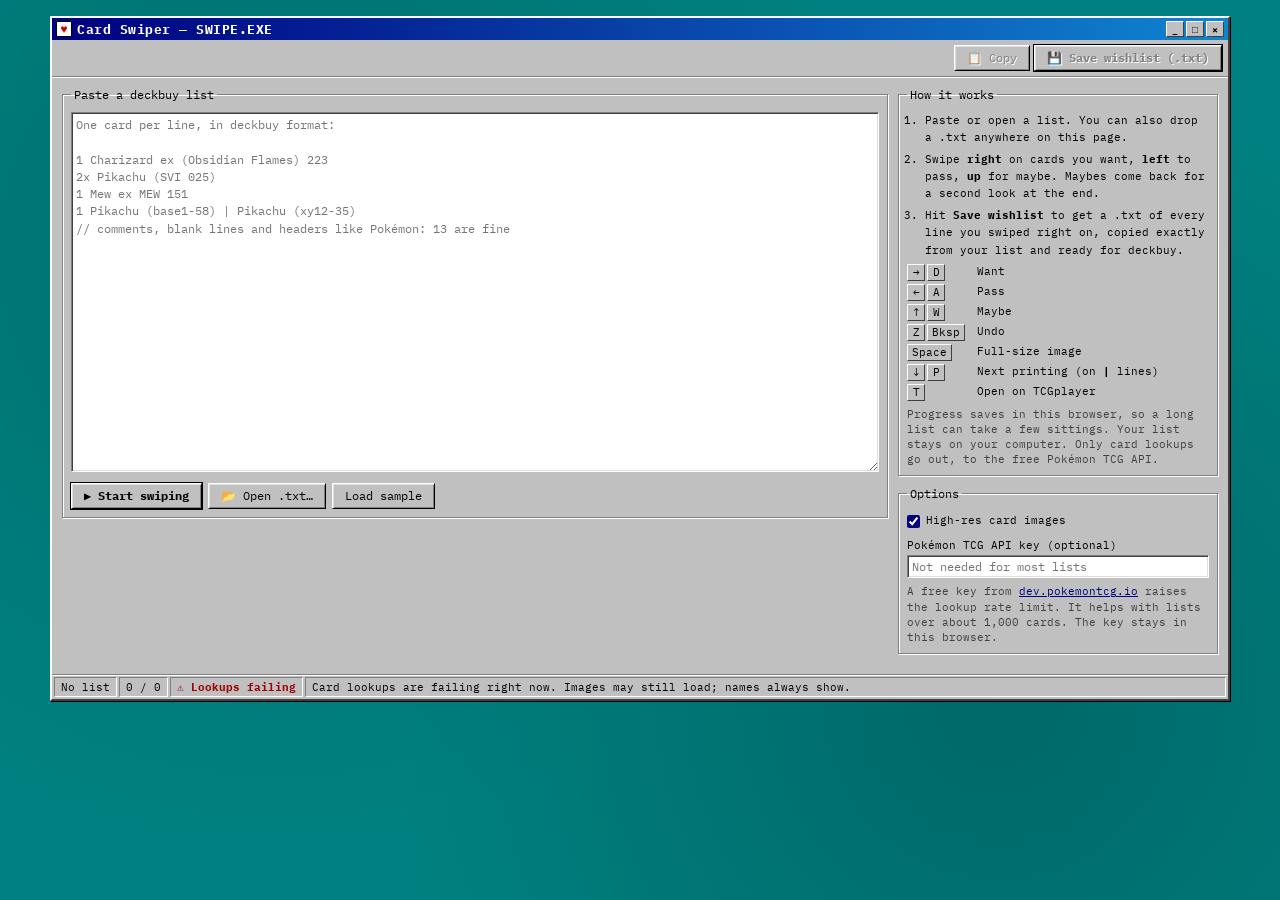
<file: card-swiper/index.html>
<!DOCTYPE html>
<html lang="en">
<head>
<meta charset="UTF-8">
<meta name="viewport" content="width=device-width, initial-scale=1.0">
<title>Card Swiper</title>
<meta name="description" content="Swipe through a deckbuy list of Pok&eacute;mon cards and save the ones you want as a deckbuy-ready wishlist.">
<meta name="theme-color" content="#000080">
<link rel="icon" href="data:image/svg+xml,%3Csvg xmlns='http://www.w3.org/2000/svg' viewBox='0 0 16 16'%3E%3Crect width='16' height='16' fill='%23000080'/%3E%3Cpath d='M8 13.5 2.6 8.3C1.2 6.9 1.6 4.4 3.5 3.7c1.5-.6 3.1.1 4.5 1.8 1.4-1.7 3-2.4 4.5-1.8 1.9.7 2.3 3.2.9 4.6Z' fill='%23ff3b6b'/%3E%3C/svg%3E">
<link rel="preconnect" href="https://fonts.googleapis.com">
<link rel="preconnect" href="https://fonts.gstatic.com" crossorigin>
<link href="https://fonts.googleapis.com/css2?family=IBM+Plex+Mono:wght@400;700&family=VT323&display=swap" rel="stylesheet">
<link rel="preconnect" href="https://api.pokemontcg.io">
<link rel="preconnect" href="https://images.pokemontcg.io">
<style>
  *, *::before, *::after { box-sizing:border-box; margin:0; padding:0; }
  html, body { min-height:100%; }
  body {
    background:#008080;
    background-image:radial-gradient(circle at 22% 28%, #007070 0%, transparent 50%), radial-gradient(circle at 78% 78%, #006868 0%, transparent 50%);
    background-attachment:fixed;
  }
  #app {
    min-height:100vh; padding:16px 14px 20px;
    font-family:'IBM Plex Mono','Courier New',monospace; font-size:12px; color:#000;
  }
  #app [hidden] { display:none !important; }
  #app .cs-app { max-width:1180px; margin:0 auto; background:#c0c0c0; border-top:2px solid #fff; border-left:2px solid #fff; border-right:2px solid #404040; border-bottom:2px solid #404040; box-shadow:1px 1px 0 #000; }
  #app .cs-title-bar { background:linear-gradient(90deg,#000080,#1084d0); color:#fff; padding:2px 4px; display:flex; align-items:center; justify-content:space-between; font-weight:700; font-size:13px; user-select:none; height:22px; }
  #app .cs-title-bar .title-bar-text { display:flex; align-items:center; gap:5px; letter-spacing:.5px; white-space:nowrap; overflow:hidden; text-overflow:ellipsis; }
  #app .cs-title-icon { width:16px; height:16px; background:#fff; color:#d00000; display:inline-flex; align-items:center; justify-content:center; font-size:12px; line-height:1; border:1px solid #000; flex-shrink:0; }
  #app .cs-title-buttons { display:flex; gap:2px; flex-shrink:0; }
  #app .cs-title-buttons div { width:18px; height:16px; background:#c0c0c0; border-top:1px solid #fff; border-left:1px solid #fff; border-right:1px solid #404040; border-bottom:1px solid #404040; display:flex; align-items:center; justify-content:center; font-size:10px; font-weight:900; color:#000; }

  #app .cs-toolbar { display:flex; flex-wrap:wrap; gap:4px; align-items:center; padding:5px 6px; border-bottom:1px solid #808080; box-shadow:0 1px 0 #fff; }
  #app .cs-tb-sep { flex:1; }
  #app .cs-btn {
    font-family:inherit; font-size:12px; color:#000; background:#c0c0c0; padding:4px 12px; border-radius:0; cursor:pointer; white-space:nowrap; text-decoration:none; display:inline-block; line-height:1.35;
    border:1px solid; border-color:#fff #000 #000 #fff; box-shadow:inset 1px 1px 0 #dfdfdf, inset -1px -1px 0 #808080;
  }
  #app .cs-btn:hover { background:#c8c8c8; }
  #app .cs-btn:active { border-color:#000 #fff #fff #000; box-shadow:inset 1px 1px 0 #808080, inset -1px -1px 0 #dfdfdf; padding:5px 11px 3px 13px; }
  #app .cs-btn:focus-visible { outline:1px dotted #000; outline-offset:-5px; }
  #app .cs-btn:disabled, #app .cs-btn.disabled { color:#808080; text-shadow:1px 1px 0 #fff; cursor:default; pointer-events:none; }
  #app .cs-btn.default { outline:1px solid #000; outline-offset:0; font-weight:700; }
  #app .cs-btn.default:focus-visible { outline:1px dotted #000; outline-offset:-5px; box-shadow:0 0 0 1px #000, inset 1px 1px 0 #dfdfdf, inset -1px -1px 0 #808080; }
  #app .cs-btn-sm { font-size:11px; padding:2px 8px; }
  #app .cs-btn-sm:active { padding:3px 7px 1px 9px; }

  #app .cs-group { border:1px solid #808080; box-shadow:inset 1px 1px 0 #fff, 1px 1px 0 #fff; padding:10px 8px 8px; margin:0 0 10px; min-width:0; }
  #app .cs-group legend { padding:0 3px; font-size:12px; }
  #app .cs-field {
    font-family:inherit; font-size:12px; color:#000; background:#fff; padding:3px 4px; border-radius:0; outline:none; width:100%;
    border:1px solid; border-color:#808080 #fff #fff #808080; box-shadow:inset 1px 1px 0 #404040, inset -1px -1px 0 #dfdfdf;
  }
  #app .cs-field:focus { outline:1px dotted #000; outline-offset:-4px; }
  #app .cs-note { font-size:10.5px; color:#404040; margin-top:6px; line-height:1.45; }
  #app .cs-note b { color:#000080; }
  #app .cs-note a { color:#000080; }
  #app .cs-check { display:flex; gap:6px; align-items:flex-start; margin-top:2px; font-size:11px; cursor:pointer; }
  #app .cs-check input { accent-color:#000080; margin:2px 0 0; flex-shrink:0; }
  #app .cs-lbl { display:block; font-size:11px; margin:10px 0 3px; }
  #app .cs-row { display:flex; flex-wrap:wrap; gap:6px; align-items:center; margin-top:8px; }

  /* ---- loader ---- */
  #app .cs-loader { display:grid; grid-template-columns:minmax(0,1fr) 320px; gap:10px; padding:10px; }
  @media (max-width:900px){ #app .cs-loader { grid-template-columns:minmax(0,1fr); } }
  #app .cs-paste { min-height:360px; resize:vertical; font-size:11.5px; line-height:1.5; white-space:pre; overflow:auto; }
  #app .cs-paste-info { font-size:11px; color:#000080; margin-left:auto; }
  #app .cs-howto { margin:0; padding-left:18px; font-size:11px; line-height:1.55; }
  #app .cs-howto li { margin-bottom:5px; }
  #app .cs-keys { display:grid; grid-template-columns:auto 1fr; gap:3px 10px; font-size:11px; margin-top:4px; }
  #app .cs-kbd { display:inline-block; min-width:18px; padding:0 4px; text-align:center; background:#c0c0c0; border:1px solid; border-color:#fff #404040 #404040 #fff; font-size:10.5px; line-height:15px; margin-right:2px; }

  /* ---- swiper ---- */
  #app .cs-body { display:grid; grid-template-columns:minmax(0,1fr) 330px; gap:10px; padding:10px; }
  @media (max-width:900px){ #app .cs-body { grid-template-columns:minmax(0,1fr); } }
  #app .cs-stage {
    position:relative; height:clamp(420px, calc(100vh - 205px), 760px); overflow:hidden; container-type:size;
    display:flex; align-items:center; justify-content:center;
    background:#0a0a2e radial-gradient(ellipse at 50% 40%, #1c1c5a 0%, #0a0a2e 70%);
    border:1px solid; border-color:#808080 #fff #fff #808080; box-shadow:inset 1px 1px 0 #404040, inset -1px -1px 0 #dfdfdf;
  }
  @media (max-width:900px){ #app .cs-stage { height:clamp(400px, 70vh, 600px); } }
  @media (max-height:520px){ #app .cs-stage { height:clamp(240px, calc(100vh - 100px), 600px); } }
  #app .cs-deck { position:relative; width:min(calc(100cqw - 40px), calc((100cqh - 40px) * 0.716)); aspect-ratio:63 / 88; }
  #app .cs-card { position:absolute; inset:0; z-index:2; touch-action:none; cursor:grab; user-select:none; -webkit-user-select:none; will-change:transform; transition:transform .25s ease, filter .25s ease; }
  #app .cs-card.dragging { cursor:grabbing; }
  #app .cs-card.under { z-index:1; transform:translateY(14px) scale(.94); filter:brightness(.55); pointer-events:none; }
  #app .cs-card.fly { z-index:3; pointer-events:none; }
  #app .cs-face { position:absolute; inset:0; border-radius:4.6% / 3.3%; overflow:hidden; background:#10103a; box-shadow:0 14px 34px rgba(0,0,0,.6), 0 0 0 1px rgba(255,255,255,.08); }
  #app .cs-face img { position:absolute; inset:0; width:100%; height:100%; object-fit:cover; opacity:0; transition:opacity .18s; pointer-events:none; -webkit-user-drag:none; }
  #app .cs-face img.on { opacity:1; }
  #app .cs-ph { position:absolute; inset:0; display:flex; flex-direction:column; align-items:center; justify-content:center; gap:8px; padding:14%; text-align:center; color:#fff;
    border:9px solid #f2cf3a; border-radius:inherit; background:linear-gradient(160deg,#1f3d9a 0%,#0e1c5c 55%,#0a0f3a 100%); }
  #app .cs-ph-name { font-family:'VT323',monospace; font-size:30px; line-height:1; letter-spacing:1px; color:#ffe14d; word-break:break-word; }
  #app .cs-ph-sub { font-size:11px; color:#c9d3ff; word-break:break-word; }
  #app .cs-ph-state { font-family:'VT323',monospace; font-size:20px; color:#8fd; letter-spacing:2px; animation:csblink 1s steps(1) infinite; }
  #app .cs-ph.missing .cs-ph-state { animation:none; color:#ff9a9a; }
  @keyframes csblink { 50% { opacity:.35; } }
  #app .cs-badges { position:absolute; left:6px; top:6px; right:6px; display:flex; flex-wrap:wrap; gap:4px; pointer-events:none; z-index:2; }
  #app .cs-badge { background:#ffffe1; color:#000; border:1px solid #000; font-size:10.5px; font-weight:700; padding:1px 5px; box-shadow:1px 1px 0 rgba(0,0,0,.45); }
  #app .cs-badge.foil { background:linear-gradient(90deg,#ffd6f5,#d6f0ff,#e7ffd6); }
  #app .cs-badge.second { background:#ffd93d; }
  #app .cs-stamp { position:absolute; top:9%; z-index:3; padding:2px 12px; font-family:'VT323',monospace; font-size:clamp(30px, 9cqw, 52px); letter-spacing:3px; line-height:1; border:4px solid; border-radius:6px; opacity:0; pointer-events:none; background:rgba(0,0,0,.45); }
  #app .cs-stamp.want { left:7%; color:#3dff7a; border-color:#3dff7a; transform:rotate(-14deg); text-shadow:0 0 10px #3dff7a88; }
  #app .cs-stamp.pass { right:7%; color:#ff5050; border-color:#ff5050; transform:rotate(14deg); text-shadow:0 0 10px #ff505088; }
  #app .cs-stamp.maybe { top:auto; bottom:12%; left:50%; color:#ffd93d; border-color:#ffd93d; transform:translateX(-50%) rotate(-5deg); text-shadow:0 0 10px #ffd93d88; }
  #app .cs-stage-hint { position:absolute; left:0; right:0; bottom:6px; text-align:center; font-size:10.5px; color:#8f9bd6; pointer-events:none; }

  #app .cs-done { position:absolute; inset:0; display:flex; align-items:center; justify-content:center; padding:16px; z-index:5; }
  #app .cs-dialog { background:#c0c0c0; border:1px solid; border-color:#dfdfdf #000 #000 #dfdfdf; box-shadow:inset 1px 1px 0 #fff, inset -1px -1px 0 #808080, 3px 3px 0 #0006; padding:2px; width:min(440px, 100%); }
  #app .cs-dialog-title { height:20px; padding:0 5px; display:flex; align-items:center; font-weight:700; color:#fff; background:linear-gradient(90deg,#000080,#1084d0); }
  #app .cs-dialog-body { padding:14px 16px 6px; display:flex; gap:12px; align-items:flex-start; font-size:12px; line-height:1.6; }
  #app .cs-dialog-body .ico { font-size:30px; line-height:1; }
  #app .cs-dialog-btns { display:flex; flex-wrap:wrap; justify-content:flex-end; gap:6px; padding:8px 12px 10px; }

  #app .cs-actions { display:flex; justify-content:center; flex-wrap:wrap; gap:8px; padding:10px 0 2px; }
  #app .cs-act { min-width:104px; font-size:14px; font-weight:700; padding:7px 12px; text-align:center; }
  #app .cs-act:active { padding:8px 11px 6px 13px; }
  #app .cs-act .ico { font-size:16px; }
  #app .cs-act.pass .ico { color:#c00000; }
  #app .cs-act.maybe .ico { color:#8a6d00; }
  #app .cs-act.want .ico { color:#d0006f; }
  #app .cs-act .k { display:block; font-size:9.5px; font-weight:400; color:#404040; margin-top:1px; }
  #app .cs-act:disabled .k { color:#808080; }
  @media (max-width:520px){ #app .cs-actions { flex-wrap:nowrap; gap:5px; } #app .cs-act { min-width:0; flex:1; font-size:12px; padding:8px 2px; } #app .cs-act:active { padding:9px 1px 7px 3px; } #app .cs-act .k { display:none; } }

  #app .cs-prog-top { display:flex; justify-content:space-between; font-size:11px; margin-bottom:4px; }
  #app .cs-progress { height:18px; padding:2px; background:#fff; border:1px solid; border-color:#808080 #fff #fff #808080; box-shadow:inset 1px 1px 0 #404040; }
  #app .cs-progress div { height:100%; width:0; background:repeating-linear-gradient(90deg,#000080 0 9px,transparent 9px 11px); transition:width .2s; }
  #app .cs-tally { display:flex; justify-content:space-between; gap:6px; margin-top:7px; font-size:11px; }
  #app .cs-tally .t-want b { color:#d0006f; }
  #app .cs-tally .t-pass b { color:#c00000; }
  #app .cs-tally .t-maybe b { color:#8a6d00; }

  #app .cs-name { font-family:'VT323',monospace; font-size:24px; line-height:1.05; color:#000080; letter-spacing:.5px; word-break:break-word; }
  #app .cs-line { margin-top:5px; background:#fff; border:1px solid; border-color:#808080 #fff #fff #808080; box-shadow:inset 1px 1px 0 #404040; padding:3px 5px; font-size:10.5px; word-break:break-all; max-height:66px; overflow:auto; }
  #app .cs-info { width:100%; border-collapse:collapse; margin-top:6px; font-size:11px; }
  #app .cs-info th { text-align:left; font-weight:400; color:#404040; padding:2px 8px 2px 0; vertical-align:top; white-space:nowrap; width:1%; }
  #app .cs-info td { padding:2px 0; vertical-align:top; word-break:break-word; }
  #app .cs-info .price { font-weight:700; color:#006000; }
  #app .cs-warn { color:#a00000; }
  #app .cs-prints { margin-top:8px; }
  #app .cs-prints-lbl { font-size:11px; margin-bottom:4px; }
  #app .cs-thumbs { display:flex; gap:4px; overflow-x:auto; padding-bottom:3px; }
  #app .cs-thumb { flex:0 0 auto; width:46px; aspect-ratio:63 / 88; padding:0; cursor:pointer; background:#10103a; border:2px solid transparent; outline:1px solid #808080; position:relative; overflow:hidden; }
  #app .cs-thumb img { width:100%; height:100%; object-fit:cover; display:block; }
  #app .cs-thumb span { position:absolute; inset:0; display:flex; align-items:center; justify-content:center; color:#fff; font-size:10px; }
  #app .cs-thumb.sel { border-color:#000080; outline-color:#000; }
  #app .cs-thumb:focus-visible { outline:2px dotted #000; outline-offset:1px; }

  #app .cs-wl-head { display:flex; justify-content:space-between; gap:6px; font-size:11px; margin-bottom:4px; }
  #app .cs-wl-head b { color:#006000; }
  #app .cs-wl { background:#fff; border:1px solid; border-color:#808080 #fff #fff #808080; box-shadow:inset 1px 1px 0 #404040, inset -1px -1px 0 #dfdfdf; padding:2px; height:230px; overflow-y:auto; }
  #app .cs-wl-empty { color:#808080; font-size:11px; padding:8px 6px; line-height:1.5; }
  #app .cs-wl-row { display:flex; align-items:center; gap:6px; padding:2px 3px; cursor:pointer; }
  #app .cs-wl-row:hover { background:#000080; color:#fff; }
  #app .cs-wl-row:hover .sub { color:#c9d3ff; }
  #app .cs-wl-row img, #app .cs-wl-row .noimg { width:24px; height:33px; object-fit:cover; flex-shrink:0; background:#10103a; }
  #app .cs-wl-row .txt { flex:1; min-width:0; display:block; text-align:left; background:none; border:0; padding:0; font:inherit; color:inherit; cursor:pointer; }
  #app .cs-wl-row .txt:focus-visible { outline:1px dotted currentColor; outline-offset:1px; }
  #app .cs-wl-row .nm { display:block; font-size:11px; white-space:nowrap; overflow:hidden; text-overflow:ellipsis; }
  #app .cs-wl-row .sub { display:block; font-size:10px; color:#606060; white-space:nowrap; overflow:hidden; text-overflow:ellipsis; }
  #app .cs-wl-row .x { flex-shrink:0; font-family:inherit; font-size:10px; line-height:1; width:18px; height:16px; padding:0; cursor:pointer; background:#c0c0c0; color:#000; border:1px solid; border-color:#fff #000 #000 #fff; }

  #app .cs-statusbar { display:flex; gap:2px; padding:2px; border-top:1px solid #808080; box-shadow:inset 0 1px 0 #fff; }
  #app .cs-cell { border:1px solid; border-color:#808080 #fff #fff #808080; padding:2px 6px; font-size:11px; white-space:nowrap; }
  #app .cs-cell.grow { flex:1; min-width:0; overflow:hidden; text-overflow:ellipsis; }
  #app .cs-cell.cs-net { color:#a00000; font-weight:700; }
  @media (max-width:700px){ #app .cs-cell.hide-sm { display:none; } }

  #app .cs-lightbox { position:fixed; inset:0; z-index:9500; background:rgba(0,0,20,.86); display:flex; flex-direction:column; align-items:center; justify-content:center; gap:10px; padding:20px; cursor:zoom-out; }
  #app .cs-lightbox img { max-width:100%; max-height:calc(100vh - 80px); border-radius:18px / 13px; box-shadow:0 20px 60px rgba(0,0,0,.7); }
  #app .cs-lb-cap { color:#fff; font-size:12px; text-align:center; }
  #app .cs-dropveil { position:fixed; inset:0; z-index:9050; display:none; align-items:center; justify-content:center; background:rgba(0,0,128,.14); pointer-events:none; }
  #app .cs-dropveil.show { display:flex; }
  #app .cs-toast { position:fixed; bottom:28px; left:50%; transform:translateX(-50%) translateY(80px); background:#ffffe1; border:1px solid #000; padding:7px 14px; font-size:11px; color:#000; pointer-events:none; opacity:0; transition:all .3s; box-shadow:2px 2px 0 rgba(0,0,0,.3); z-index:9999; max-width:90vw; }
  #app .cs-toast.show { opacity:1; transform:translateX(-50%) translateY(0); }
  @media (prefers-reduced-motion: reduce){ #app .cs-card, #app .cs-face img, #app .cs-progress div { transition:none !important; } }
</style>
</head>
<body>

<div id="app">
  <div class="cs-app">
    <div class="cs-title-bar">
      <div class="title-bar-text"><span class="cs-title-icon">&#9829;</span>Card Swiper &mdash; SWIPE.EXE</div>
      <div class="cs-title-buttons"><div>_</div><div>&#9633;</div><div>&times;</div></div>
    </div>
    <div class="cs-toolbar">
      <button class="cs-btn" id="csNew" hidden title="Load a different deckbuy list">&#128194; New list&hellip;</button>
      <button class="cs-btn" id="csBack" hidden>&#9664; Back to the stack</button>
      <span class="cs-tb-sep"></span>
      <button class="cs-btn" id="csCopy" disabled title="Copy the wishlist to the clipboard in deckbuy format">&#128203; Copy</button>
      <button class="cs-btn default" id="csExport" disabled title="Download the cards you swiped right on as a deckbuy .txt">&#128190; Save wishlist (.txt)</button>
      <input type="file" id="csFile" accept=".txt,.dek,.list,text/plain" hidden>
    </div>

    <div class="cs-loader" id="csLoader">
      <div>
        <fieldset class="cs-group">
          <legend>Paste a deckbuy list</legend>
          <textarea class="cs-field cs-paste" id="csPaste" spellcheck="false" autocomplete="off" aria-label="Deckbuy list" placeholder="One card per line, in deckbuy format:

1 Charizard ex (Obsidian Flames) 223
2x Pikachu (SVI 025)
1 Mew ex MEW 151
1 Pikachu (base1-58) | Pikachu (xy12-35)
// comments, blank lines and headers like Pok&eacute;mon: 13 are fine"></textarea>
          <div class="cs-row">
            <button class="cs-btn default" id="csStart">&#9654; Start swiping</button>
            <button class="cs-btn" id="csOpen">&#128194; Open .txt&hellip;</button>
            <button class="cs-btn" id="csSample">Load sample</button>
            <span class="cs-paste-info" id="csPasteInfo"></span>
          </div>
        </fieldset>
      </div>
      <div>
        <fieldset class="cs-group">
          <legend>How it works</legend>
          <ol class="cs-howto">
            <li>Paste or open a list. You can also drop a .txt anywhere on this page.</li>
            <li>Swipe <b>right</b> on cards you want, <b>left</b> to pass, <b>up</b> for maybe. Maybes come back for a second look at the end.</li>
            <li>Hit <b>Save wishlist</b> to get a .txt of every line you swiped right on, copied exactly from your list and ready for deckbuy.</li>
          </ol>
          <div class="cs-keys">
            <span><span class="cs-kbd">&rarr;</span><span class="cs-kbd">D</span></span><span>Want</span>
            <span><span class="cs-kbd">&larr;</span><span class="cs-kbd">A</span></span><span>Pass</span>
            <span><span class="cs-kbd">&uarr;</span><span class="cs-kbd">W</span></span><span>Maybe</span>
            <span><span class="cs-kbd">Z</span><span class="cs-kbd">Bksp</span></span><span>Undo</span>
            <span><span class="cs-kbd">Space</span></span><span>Full-size image</span>
            <span><span class="cs-kbd">&darr;</span><span class="cs-kbd">P</span></span><span>Next printing (on <b>|</b> lines)</span>
            <span><span class="cs-kbd">T</span></span><span>Open on TCGplayer</span>
          </div>
          <div class="cs-note">Progress saves in this browser, so a long list can take a few sittings. Your list stays on your computer. Only card lookups go out, to the free Pok&eacute;mon TCG API.</div>
        </fieldset>
        <fieldset class="cs-group">
          <legend>Options</legend>
          <label class="cs-check"><input type="checkbox" id="csHires" checked> High-res card images</label>
          <label class="cs-lbl" for="csKey">Pok&eacute;mon TCG API key (optional)</label>
          <input class="cs-field" id="csKey" type="password" autocomplete="off" spellcheck="false" placeholder="Not needed for most lists">
          <div class="cs-note">A free key from <a href="https://dev.pokemontcg.io/" target="_blank" rel="noopener">dev.pokemontcg.io</a> raises the lookup rate limit. It helps with lists over about 1,000 cards. The key stays in this browser.</div>
        </fieldset>
      </div>
    </div>

    <div class="cs-body" id="csSwiper" hidden>
      <div class="cs-main">
        <div class="cs-stage" id="csStage">
          <div class="cs-deck" id="csDeck"></div>
          <div class="cs-stage-hint" id="csHint">Drag the card, or use the buttons. Click it for full size.</div>
          <div class="cs-done" id="csDone" hidden>
            <div class="cs-dialog" role="dialog" aria-labelledby="csDoneTitle">
              <div class="cs-dialog-title" id="csDoneTitle">Swipe complete</div>
              <div class="cs-dialog-body">
                <span class="ico">&#127881;</span>
                <div><b id="csDoneHead">That's the whole stack.</b><br><span id="csDoneStats"></span></div>
              </div>
              <div class="cs-dialog-btns">
                <button class="cs-btn" id="csReview">Review maybes</button>
                <button class="cs-btn default" id="csDoneSave">&#128190; Save wishlist</button>
              </div>
            </div>
          </div>
        </div>
        <div class="cs-actions">
          <button class="cs-btn cs-act pass" id="csPass" aria-label="Pass"><span class="ico">&#10006;</span> Pass<span class="k">&larr; / A</span></button>
          <button class="cs-btn cs-act maybe" id="csMaybe" aria-label="Maybe"><span class="ico">?</span> Maybe<span class="k">&uarr; / W</span></button>
          <button class="cs-btn cs-act want" id="csWant" aria-label="Want"><span class="ico">&#9829;</span> Want<span class="k">&rarr; / D</span></button>
          <button class="cs-btn cs-act undo" id="csUndo" aria-label="Undo"><span class="ico">&#8630;</span> Undo<span class="k">Z / Bksp</span></button>
        </div>
      </div>
      <div class="cs-side">
        <fieldset class="cs-group">
          <legend>Progress</legend>
          <div class="cs-prog-top"><span id="csPosTxt">&mdash;</span><span id="csPct">0%</span></div>
          <div class="cs-progress"><div id="csBar"></div></div>
          <div class="cs-tally">
            <span class="t-want">&#9829; <b id="csNWant">0</b> want</span>
            <span class="t-pass">&#10006; <b id="csNPass">0</b> pass</span>
            <span class="t-maybe">? <b id="csNMaybe">0</b> maybe</span>
          </div>
        </fieldset>
        <fieldset class="cs-group">
          <legend>This card</legend>
          <div class="cs-name" id="csName">&mdash;</div>
          <div class="cs-line" id="csLine" title="The line from your list, exactly as it will be exported"></div>
          <table class="cs-info"><tbody id="csInfo"></tbody></table>
          <div class="cs-prints" id="csPrints" hidden>
            <div class="cs-prints-lbl" id="csPrintsLbl"></div>
            <div class="cs-thumbs" id="csThumbs"></div>
          </div>
          <div class="cs-row">
            <a class="cs-btn cs-btn-sm" id="csTcg" href="https://www.tcgplayer.com/" target="_blank" rel="noopener">TCGplayer &#8599;</a>
            <button class="cs-btn cs-btn-sm" id="csZoom">&#128269; Full size</button>
          </div>
        </fieldset>
        <fieldset class="cs-group">
          <legend>Wishlist</legend>
          <div class="cs-wl-head"><span id="csWlCount">Empty</span><span id="csWlTotal"></span></div>
          <div class="cs-wl" id="csWl"></div>
          <div class="cs-note">Click a row to see the card, or &times; to take it off the list. Totals use TCGplayer market prices for the cheapest printing on each line.</div>
        </fieldset>
      </div>
    </div>

    <div class="cs-statusbar">
      <span class="cs-cell hide-sm" id="csStFile">No list</span>
      <span class="cs-cell" id="csStPos">0 / 0</span>
      <span class="cs-cell cs-net" id="csStSave" hidden title="This browser won't store any more. Save your wishlist before you close the tab.">&#9888; Progress not saving</span>
      <span class="cs-cell cs-net" id="csStNet" hidden title="The Pok&eacute;mon TCG API isn't answering. Images from the card CDN still load, and names always show.">&#9888; Lookups failing</span>
      <span class="cs-cell grow" id="csStMsg">Paste a deckbuy list or drop a .txt file to start</span>
    </div>
  </div>
  <div class="cs-lightbox" id="csLightbox" hidden><img id="csLbImg" alt=""><div class="cs-lb-cap" id="csLbCap"></div></div>
  <div class="cs-dropveil" id="csVeil">
    <div class="cs-dialog">
      <div class="cs-dialog-title">Load list</div>
      <div class="cs-dialog-body"><span class="ico">&#128194;</span><span>Drop a deckbuy <b>.txt</b> list to start swiping.</span></div>
    </div>
  </div>
  <div class="cs-toast" id="csToast" role="status" aria-live="polite"></div>
</div>

<script>
// Card Swiper: swipe through a deckbuy list, export the keepers.
(function(){
  'use strict';
  const page = document.getElementById('app');
  if (!page) return;
  const $ = id => document.getElementById(id);
  const API = 'https://api.pokemontcg.io/v2/';
  const IMG = 'https://images.pokemontcg.io/';
  const TCGDEX = 'https://api.tcgdex.net/v2/en/';
  const SELECT = 'id,name,number,rarity,artist,set,images,tcgplayer';
  const LS = { text:'cardswiper.text.v1', session:'cardswiper.session.v1', cache:'cardswiper.cache.v1', sets:'cardswiper.sets.v1', opts:'cardswiper.opts.v1' };
  const reduceMotion = !!(window.matchMedia && matchMedia('(prefers-reduced-motion: reduce)').matches);

  const lsGet = k => { try { const v = localStorage.getItem(k); return v ? JSON.parse(v) : null; } catch (e) { return null; } };
  const lsSet = (k, v) => { try { localStorage.setItem(k, JSON.stringify(v)); return true; } catch (e) { return false; } };
  const esc = s => String(s == null ? '' : s).replace(/[&<>"']/g, c => ({ '&':'&amp;', '<':'&lt;', '>':'&gt;', '"':'&quot;', "'":'&#39;' }[c]));
  const sleep = ms => new Promise(r => setTimeout(r, ms));
  const money = v => '$' + v.toLocaleString('en-US', { minimumFractionDigits:2, maximumFractionDigits:2 });
  const today = () => { const d = new Date(); return d.getFullYear() + '-' + String(d.getMonth() + 1).padStart(2, '0') + '-' + String(d.getDate()).padStart(2, '0'); };

  // ---------------------------------------------------------------- deckbuy list parsing
  // Same rules as deckbuy: qty prefix (4, 4x) or suffix (x4), optional "(set) number" hints,
  // PTCGL "Name SET 123", [COND] tags, *F* / foil / holo, "|" between interchangeable printings,
  // // comments, blank lines and section headers. Identical lines merge, as deckbuy sums them.
  const NUM = '#?[A-Za-z]{0,6}\\d+[A-Za-z]?(?:\\/[A-Za-z]*\\d+)?';            // 125, 025/198, TG01, SWSH001
  const RE_PAREN = new RegExp('^(.*?)\\s*\\(([^()]*)\\)\\s*(' + NUM + ')?\\s*$');
  const RE_IDISH = new RegExp('^([A-Za-z0-9.]+)-(' + NUM + ')$');              // neo4-118, sv3pt5-25
  const RE_SETNUM = new RegExp('^(.+?)\\s+(' + NUM + ')$');                    // SVI 025, Obsidian Flames 81
  const RE_PTCGL = new RegExp('^(.*\\S)\\s+([A-Z][A-Z0-9]{1,4}(?:-[A-Z0-9]{1,4})?)\\s+(' + NUM + ')$');
  const RE_TRAIL = new RegExp('^(.*\\S)\\s+(' + NUM + ')$');
  const RE_HEADER = /^(sideboard|maybeboard|main\s*deck|deck|commander|companions?|battlefields?|runes?|legends?|champions?|extra\s*deck|side\s*deck|pok[eé]mon|trainers?|energ(?:y|ies))\s*:?\s*\(?\d*\)?\s*$/i;
  const RE_COUNTHEAD = /^[^\d:\/|\[\]()]{1,40}:\s*\(?\d*\)?\s*$/;
  const RE_COND = /\[\s*([a-z ]+?)\s*\]/i;
  const RE_FOIL = /\*f\*|\bfoil\b|\bholo\b/i;
  const RE_FOIL_G = /\*f\*|\*?\bfoil\b\*?|\*?\bholo\b\*?/gi;
  const RE_NAME_SUFFIX = /^(EX|GX|BREAK|VMAX|VSTAR|LEGEND|PRIME)$/;          // "Mewtwo EX 54": EX ends the name, it isn't Expedition's code
  const ENERGY = { G:'Grass', R:'Fire', W:'Water', L:'Lightning', P:'Psychic', F:'Fighting', D:'Darkness', M:'Metal', Y:'Fairy', N:'Dragon', C:'Colorless' };
  const RE_EX_UPPER = /[\s-]EX$/;                                            // "Venusaur EX" / "Venusaur-EX" (XY era), not "Venusaur ex" (Scarlet & Violet)

  function parseAlt(t) {
    t = t.replace(/\s+/g, ' ').trim();
    const a = { name:t, paren:'', trail:'', code:'' };
    let m;
    if ((m = t.match(RE_PAREN)) && m[1]) { a.name = m[1].trim(); a.paren = m[2].trim(); a.trail = m[3] || ''; }
    else if ((m = t.match(RE_PTCGL)) && !RE_NAME_SUFFIX.test(m[2])) { a.name = m[1]; a.code = m[2]; a.trail = m[3]; }
    else if ((m = t.match(RE_TRAIL))) { a.name = m[1]; a.trail = m[2]; }
    a.key = [a.name, a.paren, a.code, a.trail].join('|').toLowerCase() + (RE_EX_UPPER.test(a.name) ? '#EX' : '');
    return a;
  }

  function parseList(text) {
    const list = [], byKey = new Map();
    let section = '', block = [], inBlock = false;
    const heading = h => { if (!inBlock) block = []; inBlock = true; block.push(h); section = block.join('\n'); };   // consecutive comment lines head the cards below them
    String(text || '').replace(/\r\n?/g, '\n').split('\n').forEach(raw => {
      const s = raw.trim();
      if (!s) { inBlock = false; return; }       // a blank line ends a heading block
      if (/^(\/\/|#)/.test(s)) {
        if (/^\/\/ (Wishlist from Card Swiper, |\d+ of \d+ lines from )/.test(s)) return;   // our own export header, when a wishlist is loaded back in
        const body = s.replace(/^(\/\/|#)\s*/, ''), bare = body.replace(RE_COND, ' ').replace(RE_FOIL_G, ' ').replace(/\s+/g, ' ').trim();
        const cm = bare.match(/^\d+\s*(x?)\s+(.+)$/i), sx = /^.*\S\s+x\d+$/i.test(bare), ca = cm && parseAlt(cm[2].split('|')[0]);
        if (body && !sx && !(cm && cm[1]) && !(ca && (ca.paren || ca.code || ca.trail))) heading(s.startsWith('//') ? s : '// ' + body);   // a heading, not a commented-out card
        return;
      }
      if (RE_HEADER.test(s) || RE_COUNTHEAD.test(s)) { heading('// ' + s.replace(/\s*:?\s*\(?\d*\)?\s*$/, '')); return; }
      inBlock = false;
      let qty = 1, rest = s, m;
      if ((m = s.match(/^(\d+)\s*[xX]?\s+(\S.*)$/)) || (m = s.match(/^(\d+)[xX](\S.*)$/))) { qty = +m[1]; rest = m[2]; }
      else if ((m = s.match(/^(.*\S)\s+[xX](\d+)((?:\s*(?:\[[^\]]*\]|\*f\*|\*?\b(?:foil|holo)\b(?:\*|(?!\*))))*)$/i))) { rest = m[1] + m[3]; qty = +m[2]; }   // each tag owns its trailing *: no backtracking blow-up
      if (!qty) return;
      let cond = '', foil = false;
      const cm = rest.match(RE_COND);
      if (cm) { cond = cm[1].toUpperCase(); rest = rest.replace(RE_COND, ' '); }
      if (RE_FOIL.test(rest)) { foil = true; rest = rest.replace(RE_FOIL_G, ' '); }
      const alts = rest.split('|').map(parseAlt).filter(a => a.name);
      if (!alts.length) return;
      const key = alts.map(a => a.key).join('||') + '#' + cond + (foil ? '#F' : '');
      const dup = byKey.get(key);
      if (dup) { dup.qty += qty; dup.lines.push(s); return; }
      const it = { qty, alts, cond, foil, lines:[s], section };
      byKey.set(key, it);
      list.push(it);
    });
    list.forEach((it, i) => it.alts.forEach(a => { a._i = i; }));
    return list;
  }

  // ---------------------------------------------------------------- set lookup (codes, names, ids)
  // Every English set in the Pokémon TCG API through 30th Celebration: Classic Collection (2026/09/16): id|name|PTCGL code|series.
  const FALLBACK_SETS = (
    "base1|Base|BS|Base;base2|Jungle|JU|Base;basep|Wizards Black Star Promos|PR|Base;base3|Fossil|FO|Base;base4|Base Set 2|B2|Base;base5|Team Rocket|TR|Base;gym1|Gym Heroes|G1|Gym;gym2|Gym Challenge|G2|Gym;neo1|Neo Genesis|N1|Neo;neo2|Neo Discovery|N2|Neo;si1|Southern Islands||Other;neo3|Neo Revelation|N3|Neo;neo4|Neo Destiny|N4|Neo;base6|Legendary Collection|LC|Other;ecard1|Expedition Base Set|EX|E-Card;bp|Best of Game|BP|Other;ecard2|Aquapolis|AQ|E-Card;ecard3|Skyridge|SK|E-Card;ex1|Ruby & Sapphire|RS|EX;ex2|Sandstorm|SS|EX;np|Nintendo Black Star Promos|PR-NP|NP;ex3|Dragon|DR|EX;ex4|Team Magma vs Team Aqua|MA|EX;tk1a|EX Trainer Kit Latias||EX;tk1b|EX Trainer Kit Latios||EX;ex5|Hidden Legends|HL|EX;ex6|FireRed & LeafGreen|RG|EX;pop1|POP Series 1||POP;ex7|Team Rocket Returns|TRR|EX;ex8|Deoxys|DX|EX;ex9|Emerald|EM|EX;ex10|Unseen Forces|UF|EX;pop2|POP Series 2||POP;ex11|Delta Species|DS|EX;ex12|Legend Maker|LM|EX;tk2a|EX Trainer Kit 2 Plusle||EX;tk2b|EX Trainer Kit 2 Minun||EX;pop3|POP Series 3||POP;ex13|Holon Phantoms|HP|EX;ex14|Crystal Guardians|CG|EX;pop4|POP Series 4||POP;ex15|Dragon Frontiers|DF|EX;ex16|Power Keepers|PK|EX;pop5|POP Series 5||POP;dp1|Diamond & Pearl|DP|Diamond & Pearl;dpp|DP Black Star Promos|PR-DPP|Diamond & Pearl;dp2|Mysterious Treasures|MT|Diamond & Pearl;pop6|POP Series 6||POP;dp3|Secret Wonders|SW|Diamond & Pearl;dp4|Great Encounters|GE|Diamond & Pearl;pop7|POP Series 7||POP;dp5|Majestic Dawn|MD|Diamond & Pearl;dp6|Legends Awakened|LA|Diamond & Pearl;pop8|POP Series 8||POP;dp7|Stormfront|SF|Diamond & Pearl;pl1|Platinum|PL|Platinum;pop9|POP Series 9||POP;pl2|Rising Rivals|RR|Platinum;pl3|Supreme Victors|SV|Platinum;pl4|Arceus|AR|Platinum;ru1|Pokémon Rumble||Other;hgss1|HeartGold & SoulSilver|HS|HeartGold & SoulSilver;hsp|HGSS Black Star Promos|PR-HS|HeartGold & SoulSilver;hgss2|HS—Unleashed|UL|HeartGold & SoulSilver;hgss3|HS—Undaunted|UD|HeartGold & SoulSilver;hgss4|HS—Triumphant|TM|HeartGold & SoulSilver;col1|Call of Legends|CL|HeartGold & SoulSilver;bwp|BW Black Star Promos|PR-BLW|Black & White;bw1|Black & White|BLW|Black & White;mcd11|McDonald's Collection 2011||Other;bw2|Emerging Powers|EPO|Black & White;bw3|Noble Victories|NVI|Black & White;bw4|Next Destinies|NXD|Black & White;bw5|Dark Explorers|DEX|Black & White;mcd12|McDonald's Collection 2012||Other;bw6|Dragons Exalted|DRX|Black & White;dv1|Dragon Vault|DRV|Black & White;bw7|Boundaries Crossed|BCR|Black & White;bw8|Plasma Storm|PLS|Black & White;bw9|Plasma Freeze|PLF|Black & White;bw10|Plasma Blast|PLB|Black & White;xyp|XY Black Star Promos|PR-XY|XY;bw11|Legendary Treasures|LTR|Black & White;xy0|Kalos Starter Set|KSS|XY;xy1|XY|XY|XY;xy2|Flashfire|FLF|XY;mcd14|McDonald's Collection 2014||Other;xy3|Furious Fists|FFI|XY;xy4|Phantom Forces|PHF|XY;xy5|Primal Clash|PRC|XY;dc1|Double Crisis|DCR|XY;xy6|Roaring Skies|ROS|XY;xy7|Ancient Origins|AOR|XY;xy8|BREAKthrough|BKT|XY;mcd15|McDonald's Collection 2015||Other;xy9|BREAKpoint|BKP|XY;g1|Generations|GEN|XY;xy10|Fates Collide|FCO|XY;xy11|Steam Siege|STS|XY;mcd16|McDonald's Collection 2016||Other;xy12|Evolutions|EVO|XY;sm1|Sun & Moon|SUM|Sun & Moon;smp|SM Black Star Promos|PR-SM|Sun & Moon;sm2|Guardians Rising|GRI|Sun & Moon;sm3|Burning Shadows|BUS|Sun & Moon;sm35|Shining Legends|SLG|Sun & Moon;sm4|Crimson Invasion|CIN|Sun & Moon;mcd17|McDonald's Collection 2017||Other;sm5|Ultra Prism|UPR|Sun & Moon;sm6|Forbidden Light|FLI|Sun & Moon;sm7|Celestial Storm|CES|Sun & Moon;sm75|Dragon Majesty|DRM|Sun & Moon;mcd18|McDonald's Collection 2018||Other;sm8|Lost Thunder|LOT|Sun & Moon;sm9|Team Up|TEU|Sun & Moon;det1|Detective Pikachu|DET|Sun & Moon;sm10|Unbroken Bonds|UNB|Sun & Moon;sm11|Unified Minds|UNM|Sun & Moon;sm115|Hidden Fates|HIF|Sun & Moon;sma|Hidden Fates Shiny Vault|HIF|Sun & Moon;mcd19|McDonald's Collection 2019||Other;sm12|Cosmic Eclipse|CEC|Sun & Moon;swshp|SWSH Black Star Promos|PR-SW|Sword & Shield;swsh1|Sword & Shield|SSH|Sword & Shield;swsh2|Rebel Clash|RCL|Sword & Shield;swsh3|Darkness Ablaze|DAA|Sword & Shield;fut20|Pokémon Futsal Collection|FUT20|Other;swsh35|Champion's Path|CPA|Sword & Shield;swsh4|Vivid Voltage|VIV|Sword & Shield;mcd21|McDonald's Collection 2021||Other;swsh45|Shining Fates|SHF|Sword & Shield;swsh45sv|Shining Fates Shiny Vault|SHF|Sword & Shield;swsh5|Battle Styles|BST|Sword & Shield;swsh6|Chilling Reign|CRE|Sword & Shield;swsh7|Evolving Skies|EVS|Sword & Shield;cel25|Celebrations|CEL|Sword & Shield;cel25c|Celebrations: Classic Collection|CEL|Sword & Shield;swsh8|Fusion Strike|FST|Sword & Shield;swsh9|Brilliant Stars|BRS|Sword & Shield;swsh9tg|Brilliant Stars Trainer Gallery|BRS|Sword & Shield;swsh10|Astral Radiance|ASR|Sword & Shield;swsh10tg|Astral Radiance Trainer Gallery|ASR|Sword & Shield;pgo|Pokémon GO|PGO|Sword & Shield;mcd22|McDonald's Collection 2022||Other;swsh11|Lost Origin|LOR|Sword & Shield;swsh11tg|Lost Origin Trainer Gallery|LOR|Sword & Shield;swsh12|Silver Tempest|SIT|Sword & Shield;swsh12tg|Silver Tempest Trainer Gallery|SIT|Sword & Shield;svp|Scarlet & Violet Black Star Promos|PR-SV|Scarlet & Violet;swsh12pt5|Crown Zenith|CRZ|Sword & Shield;swsh12pt5gg|Crown Zenith Galarian Gallery|CRZ|Sword & Shield;sve|Scarlet & Violet Energies|SVE|Scarlet & Violet;sv1|Scarlet & Violet|SVI|Scarlet & Violet;sv2|Paldea Evolved|PAL|Scarlet & Violet;sv3|Obsidian Flames|OBF|Scarlet & Violet;sv3pt5|151|MEW|Scarlet & Violet;sv4|Paradox Rift|PAR|Scarlet & Violet;sv4pt5|Paldean Fates|PAF|Scarlet & Violet;sv5|Temporal Forces|TEF|Scarlet & Violet;sv6|Twilight Masquerade|TWM|Scarlet & Violet;sv6pt5|Shrouded Fable|SFA|Scarlet & Violet;sv7|Stellar Crown|SCR|Scarlet & Violet;sv8|Surging Sparks|SSP|Scarlet & Violet;sv8pt5|Prismatic Evolutions|PRE|Scarlet & Violet;sv9|Journey Together|JTG|Scarlet & Violet;sv10|Destined Rivals|DRI|Scarlet & Violet;zsv10pt5|Black Bolt|BLK|Scarlet & Violet;rsv10pt5|White Flare|WHT|Scarlet & Violet;me1|Mega Evolution|MEG|Mega Evolution;me2|Phantasmal Flames|PFL|Mega Evolution;me2pt5|Ascended Heroes|ASC|Mega Evolution;me3|Perfect Order|POR|Mega Evolution;me4|Chaos Rising|CRI|Mega Evolution;me5|Pitch Black|PBL|Mega Evolution;me55|30th Celebration|30C|Mega Evolution;me55c|30th Celebration: Classic Collection|30C|Mega Evolution"
  ).split(';').map(r => { const [id, name, ptcgoCode, series] = r.split('|'); return { id, name, ptcgoCode, series }; });   // live data from the API wins when it loads
  const CODE_ALIAS = { 'SVP':'svp', 'PR-SV':'svp', 'SWSHP':'swshp', 'PR-SW':'swshp', 'SMP':'smp', 'PR-SM':'smp', 'XYP':'xyp', 'PR-XY':'xyp', 'BWP':'bwp', 'PR-BLW':'bwp', 'SVE':'sve', 'CEL':'cel25', 'PGO':'pgo' };
  const NAME_ALIAS = { 'baseset':'base1', 'sm':'sm1', 'shinyvault':'sma', 'hiddenfatesshinyvault':'sma', 'celebrations25thanniversary':'cel25' };
  const sets = { byId:{}, byCode:{}, byName:{} };
  let setsFinal = false, setsReady = null;
  const normName = s => String(s || '').toLowerCase().replace(/&/g, 'and').replace(/pok[eé]mon/g, 'pokemon').replace(/[^a-z0-9]/g, '');
  const stripPrefix = s => String(s).replace(/^[A-Za-z]{1,5}\d*(?:\.\d+)?[a-z]?\s*[:\-–—]\s*/, '');
  const isSubset = id => /\d(tg|gg|sv|c)$/.test(id) || id === 'sma';

  function indexSets(list) {
    const byId = {}, byCode = {}, byName = {};
    list.forEach(s => {
      const id = String(s.id).toLowerCase();
      byId[id] = s;
      const c = String(s.ptcgoCode || '').toUpperCase();
      if (c && (!byCode[c] || (isSubset(byCode[c]) && !isSubset(id)))) byCode[c] = id;
      [s.name, (s.series || '') + ' ' + s.name].forEach(n => {
        n = normName(n);
        if (n && (!byName[n] || (isSubset(byName[n]) && !isSubset(id)))) byName[n] = id;
      });
    });
    Object.keys(CODE_ALIAS).forEach(c => { if (!byCode[c] && byId[CODE_ALIAS[c]]) byCode[c] = CODE_ALIAS[c]; });
    sets.byId = byId; sets.byCode = byCode; sets.byName = byName;
  }

  function setFromTok(tok) {
    const t = String(tok || '').trim();
    if (!t) return '';
    const low = t.toLowerCase(), up = t.toUpperCase();
    if (sets.byId[low]) return low;
    if (sets.byCode[up]) return sets.byCode[up];
    for (const v of [t, stripPrefix(t)]) {
      const n = normName(v);
      if (sets.byName[n]) return sets.byName[n];
      if (NAME_ALIAS[n] && sets.byId[NAME_ALIAS[n]]) return NAME_ALIAS[n];
      if (n.endsWith('baseset') && sets.byName[n.slice(0, -7)]) return sets.byName[n.slice(0, -7)];   // "Scarlet & Violet Base Set"
    }
    return '';
  }

  function normNum(n) {
    n = String(n).replace(/^#/, '').split('/')[0].trim();
    return /^\d+$/.test(n) ? String(parseInt(n, 10)) : n.toUpperCase();
  }
  function numKey(n) {                                                           // compare 025 = 25, SV001 = SV1
    const s = String(n || '').replace(/^#/, '').split('/')[0].trim().toUpperCase();
    const m = s.match(/^([A-Z]*)0*(\d+)([A-Z]?)$/);
    return m ? m[1] + m[2] + m[3] : s;
  }
  function subsetFor(sid, num) {                                                 // TG / GG / Shiny Vault numbers live in their own sets
    const pick = id => (sets.byId[id] ? id : sid);
    if (/^TG\d+$/.test(num) && /^swsh(9|10|11|12)$/.test(sid)) return pick(sid + 'tg');
    if (/^GG\d+$/.test(num) && sid === 'swsh12pt5') return pick('swsh12pt5gg');
    if (/^SV\d+$/.test(num) && sid === 'swsh45') return pick('swsh45sv');
    if (/^SV\d+$/.test(num) && sid === 'sm115') return pick('sma');
    return sid;
  }

  // Turn a parsed printing into { name, searchName, setId, num, id } once sets are known.
  function derive(a) {
    if (a.d) return a.d;
    const d = { name:a.name, setId:'', num:'', id:'' };
    let num = a.trail;
    if (a.code) {
      const sid = setFromTok(a.code);
      if (sid) d.setId = sid; else d.name = a.name + ' ' + a.code;               // "Charizard VMAX 20": VMAX isn't a set
    } else if (a.paren) {
      let sid = setFromTok(a.paren);
      if (!sid && !num) {
        const m = a.paren.match(RE_IDISH) || a.paren.match(RE_SETNUM);
        if (m) { num = m[2]; sid = setFromTok(m[1]); }
      }
      if (sid) d.setId = sid;
      else if (!/\d/.test(a.paren)) d.name = a.name + ' (' + a.paren + ')';    // a qualifier like (Delta Species)
    }
    if (num) d.num = normNum(num);
    if (d.setId && d.num) { d.setId = subsetFor(d.setId, d.num); d.id = d.setId + '-' + d.num; }
    d.searchName = d.name.replace(/\{([A-Za-z])\}/g, (m, c) => ENERGY[c.toUpperCase()] || c).replace(/\([^)]*\)/g, ' ').replace(/["\\*?:{}]/g, '').replace(/\s+/g, ' ').trim() || d.name;
    d.matchName = d.name.replace(/[()]/g, ' ');            // keeps a folded qualifier: "Flygon (Delta Species)"
    if (setsFinal) a.d = d;
    return d;
  }
  const guessUrls = d => d && d.id ? { sm:IMG + d.setId + '/' + d.num + '.png', lg:IMG + d.setId + '/' + d.num + '_hires.png' } : null;

  // ---------------------------------------------------------------- Pokémon TCG API (queued, rate-limit aware)
  const opts = Object.assign({ hires:true, key:'' }, lsGet(LS.opts) || {});
  const queue = [];
  let active = 0, blockedUntil = 0, lastTrouble = 0, netDown = false;
  function api(path, timeout, idx) {
    return new Promise((resolve, reject) => { queue.push({ path, timeout:timeout || 15000, idx, resolve, reject }); pump(); });
  }
  // Lower runs first: the visible card, then the ones behind it, then wishlist rows.
  // Infinity means every card the request was for has been passed or maybe'd, so it is dropped.
  function rank(job) {
    if (!job.idx || !S) return -1;
    let best = Infinity;
    job.idx.forEach(i => {
      const d = S.dec[i], r = d === undefined ? (cur >= 0 && i >= cur ? i - cur : 5e5) : d === 'y' ? 1e6 + i : Infinity;
      if (r < best) best = r;
    });
    return best;
  }
  function pump() {
    while (active < 3 && queue.length) {
      let bi = 0, br = Infinity;
      for (let k = 0; k < queue.length; k++) { const r = rank(queue[k]); if (r < br) { br = r; bi = k; } }
      const job = queue.splice(bi, 1)[0];
      if (br === Infinity) { job.reject(new Error('stale')); continue; }
      active++;
      runJob(job).then(() => { active--; pump(); });
    }
  }
  async function runJob(job) {
    for (let attempt = 0; ; attempt++) {
      const wait = blockedUntil - Date.now();
      if (wait > 0) await sleep(wait);
      const ctl = new AbortController(), timer = setTimeout(() => ctl.abort(), job.timeout);
      try {
        const headers = opts.key ? { 'X-Api-Key':opts.key } : {};
        const res = await fetch(API + job.path, { headers, signal:ctl.signal });
        if ((res.status === 429 && attempt < 5) || (res.status >= 500 && attempt < 2)) {
          const ra = parseFloat(res.headers.get('Retry-After'));
          blockedUntil = Math.max(blockedUntil, Date.now() + (ra > 0 ? ra * 1000 : 1500 * 2 ** attempt));
          continue;
        }
        if (res.status === 400 || res.status === 404) { job.resolve({ data:[] }); return; }   // a name the API can't parse is a miss, not an outage
        if ((res.status === 401 || res.status === 403) && opts.key) throw new Error('key');
        if (!res.ok) throw new Error('HTTP ' + res.status);
        job.resolve(await res.json());
        if (netDown) { netDown = false; $('csStNet').hidden = true; recover(); }
      } catch (e) {
        noteTrouble(e && e.message === 'key' ? 'The Pok\u00e9mon TCG API rejected your API key. Clear it under Options (New list\u2026).' : '');
        job.reject(e);
      } finally { clearTimeout(timer); }
      return;
    }
  }
  function noteTrouble(msg) {
    netDown = true;
    $('csStNet').hidden = false;
    if (Date.now() - lastTrouble < 30000) return;
    lastTrouble = Date.now();
    setMsg(msg || 'Card lookups are failing right now. Images may still load; names always show.');
  }
  // The API answered again after failing: retry whatever came up empty while it was down.
  function recover() {
    items.forEach(it => { it._wlTry = false; });
    [topEl, underEl].forEach(el => { if (el && el._base === null) paint(el, +el.dataset.i); });
    clearTimeout(wlTimer); wlTimer = setTimeout(renderWishlist, 300);
  }

  function loadSets() {
    if (setsReady) return setsReady;
    const cached = lsGet(LS.sets);
    if (cached && cached.list && cached.list.length > 50) {
      indexSets(cached.list); setsFinal = true;
      if (Date.now() - cached.ts > 3 * 864e5) fetchSets();
      return (setsReady = Promise.resolve());
    }
    indexSets(FALLBACK_SETS);
    setsReady = fetchSets().then(ok => { setsFinal = true; if (!ok) setTimeout(retrySets, 20000); });
    return setsReady;
  }
  function fetchSets() {
    return api('sets?pageSize=250&select=id,name,series,ptcgoCode', 10000).then(j => {
      const list = (j.data || []).map(s => ({ id:s.id, name:s.name, series:s.series || '', ptcgoCode:s.ptcgoCode || '' }));
      if (list.length <= 50) return false;
      indexSets(list); lsSet(LS.sets, { ts:Date.now(), list });
      return true;
    }).catch(() => false);
  }
  // The live set list failed at startup: keep trying, then re-read every line against it.
  function retrySets() {
    fetchSets().then(ok => {
      if (!ok) { setTimeout(retrySets, 60000); return; }
      items.forEach(it => it.alts.forEach(a => { delete a.d; delete a._r; }));
      [topEl, underEl].forEach(el => { if (el) paint(el, +el.dataset.i); });
      if (S) updateAll();
    });
  }

  // ---------------------------------------------------------------- card cache + lookups
  const cache = { cards:{}, q:{} };
  (function () {
    const c = lsGet(LS.cache), cutoff = Date.now() - 7 * 864e5;
    if (!c) return;
    for (const k in c.cards || {}) if (c.cards[k] && c.cards[k].t > cutoff) cache.cards[k] = c.cards[k];
    for (const k in c.q || {}) if (c.q[k] && c.q[k].t > cutoff) cache.q[k] = c.q[k];
  })();
  let cacheTimer = 0, cacheBroken = false;
  function cacheSnapshot(limit) {               // the newest cards, plus only the searches whose cards all made the cut
    const keys = Object.keys(cache.cards);
    if (keys.length <= limit) return cache;
    const keep = new Set(keys.sort((x, y) => cache.cards[y].t - cache.cards[x].t).slice(0, limit)), cards = {}, q = {};
    keep.forEach(k => { cards[k] = cache.cards[k]; });
    for (const k in cache.q) if (cache.q[k].ids.every(id => keep.has(String(id).toLowerCase()))) q[k] = cache.q[k];
    return { cards, q };
  }
  function saveCacheSoon() {
    clearTimeout(cacheTimer);
    if (cacheBroken) return;
    cacheTimer = setTimeout(() => {
      for (const limit of [3000, 800, 200]) if (lsSet(LS.cache, cacheSnapshot(limit))) return;
      cacheBroken = true;                       // storage is full: stop writing the cache, keep it in memory
      try { localStorage.removeItem(LS.cache); } catch (e) {}
    }, 1000);
  }
  function compact(c) {
    const p = {}, tp = c.tcgplayer || {};
    for (const k in tp.prices || {}) {
      const v = tp.prices[k], m = v && (v.market != null ? v.market : v.mid != null ? v.mid : v.low);
      if (m != null) p[k] = Math.round(m * 100) / 100;
    }
    const s = c.set || {}, im = c.images || {};
    return { id:c.id, n:c.name, no:c.number, s:s.name || '', si:s.id || '', r:c.rarity || '', a:c.artist || '', sm:im.small || '', lg:im.large || '', u:tp.url || '', p, up:tp.updatedAt || '', t:Date.now() };
  }
  const putCard = c => { cache.cards[String(c.id).toLowerCase()] = c; saveCacheSoon(); return c; };
  const cardById = id => id ? cache.cards[String(id).toLowerCase()] || null : null;
  // Is the card at a derived id really the card on the line? "Basic Fire Energy" = "Fire Energy", "Mewtwo EX" = "Mewtwo-EX",
  // "Basic {R} Energy" = "Basic Fire Energy", "Kingdra Delta Species" = "Kingdra δ", "Nidoran F" = "Nidoran♀".
  const nameKey = (n, poss) => normName(String(n || '').replace(poss ? /['\u2019`]s\b/gi : /(?!)/, '').replace(/\{([A-Za-z])\}/g, (m, c) => ENERGY[c.toUpperCase()] || c)
    .replace(/δ/g, ' delta species ').replace(/◇/g, ' prism star ').replace(/★/g, ' star ').replace(/♀/g, ' f ').replace(/♂/g, ' m '));
  // Also "Boss Orders" = "Boss's Orders" (possessive dropped), "Boss's Orders" = "Boss's Orders (Ghetsis)" (API qualifier dropped, unless the line names a
  // different one) and "(Sada)" = "(Professor Sada)".
  const nameOk = (c, d) => [[c.n, [d.searchName, d.matchName]], [String(c.n || '').replace(/\s*\([^)]*\)$/, ''), [d.matchName]],
      [String(c.n || '').replace(/\([^()]*\s([^()\s]+)\s*\)$/, '($1)'), [d.matchName]]].some(([cn, typed]) => [false, true].some(poss => {
    const x = nameKey(cn, poss);
    return typed.some(n => {
      const y = nameKey(n, poss);
      return !y || x === y || x === 'basic' + y || y === 'basic' + x || (y.startsWith(x) && /^\d+$/.test(y.slice(x.length)));
    });
  }));
  const qKey = d => [d.searchName, d.setId, d.num, nameKey(d.matchName) !== nameKey(d.searchName) ? d.matchName.trim() : ''].join('|').toLowerCase()   // a typed qualifier gets its own entry
    + (RE_EX_UPPER.test(d.searchName) ? '#EX' : '');

  // Exact printings are fetched 30 at a time by id, ahead of where you are in the stack.
  const pending = new Map(), missing = new Set();
  function fetchIds(ids, idx) {
    ids = ids.filter(id => { const k = id.toLowerCase(); return !cache.cards[k] && !pending.has(k) && !missing.has(k); });
    if (!ids.length) return;
    const q = ids.map(id => 'id:"' + id + '"').join(' OR ');
    const p = api('cards?pageSize=250&select=' + SELECT + '&q=' + encodeURIComponent(q), 0, idx)
      .then(j => { (j.data || []).forEach(c => putCard(compact(c))); ids.forEach(id => { if (!cardById(id)) missing.add(id.toLowerCase()); }); })
      .catch(() => {})
      .then(() => ids.forEach(id => pending.delete(id.toLowerCase())));
    ids.forEach(id => pending.set(id.toLowerCase(), p));
  }
  function prefetch(from) {
    loadSets().then(() => {
      const todo = [], idx = [];
      let urgent = false;
      for (let i = Math.max(0, from), n = 0; i < items.length && n < 40; i++) {
        if (S.dec[i] !== undefined) continue;
        n++;
        items[i].alts.forEach(a => {
          const d = derive(a), k = d.id.toLowerCase();
          if (d.id && !cache.cards[k] && !pending.has(k) && !missing.has(k)) { todo.push(d.id); idx.push(i); if (n <= 4) urgent = true; }
        });
      }
      if (!urgent && todo.length < 20) return;
      for (let k = 0; k < todo.length; k += 30) fetchIds(todo.slice(k, k + 30), idx.slice(k, k + 30));
    });
  }

  // Resolve one printing to { card, mode, ids }. mode: exact | set | any | approx | none.
  // Resolves to null only when the API can't be reached, so it gets retried later.
  const needed = i => !!S && (S.dec[i] === undefined || S.dec[i] === 'y');
  function resolveAlt(a) {
    if (a._r) return a._r;
    const p = (async () => {
      for (let tries = 0; tries < 3; tries++) {
        await loadSets();
        const d = derive(a);
        let c = null;
        if (d.id) {
          const k = d.id.toLowerCase();
          if (!cache.cards[k] && !missing.has(k)) { fetchIds([d.id], [a._i]); await pending.get(k); }
          c = cache.cards[k] || null;
          if (c && nameOk(c, d)) return { card:c, mode:'exact', ids:[c.id] };
        }
        const r = await search(d, a._i);
        if (r && r.mode === 'none' && c) {      // nothing better: the card at that set and number, flagged
          cache.q[qKey(d)] = { ids:[c.id], mode:'approx', t:Date.now() }; saveCacheSoon();
          return { card:c, mode:'approx', ids:[c.id] };
        }
        if (!r || r.mode !== 'stale') return r;
        if (!needed(a._i)) return null;          // dropped because it was swiped past; if it comes back it asks again
      }
      return null;
    })();
    a._r = p;
    p.then(r => { if (!r) delete a._r; });
    return p;
  }
  const fromQ = h => { const ids = h.ids.filter(cardById); return { card:ids.length ? cardById(ids[0]) : null, mode:ids.length ? h.mode : 'none', ids }; };
  const searching = new Map();
  function search(d, i) {
    const qk = qKey(d), h = cache.q[qk];
    if (h && (!h.ids.length || h.ids.some(cardById))) return Promise.resolve(fromQ(h));
    if (searching.has(qk)) return searching.get(qk);
    const exUp = RE_EX_UPPER.test(d.searchName);
    const byCase = l => { if (!exUp) return l; const k = l.filter(c => /EX$/.test(c.n)); return k.length ? k : l; };
    const run = q => api('cards?pageSize=120&orderBy=-set.releaseDate&select=' + SELECT + '&q=' + encodeURIComponent(q), 0, i == null ? undefined : [i]).then(j => (j.data || []).map(compact));
    const done = (list, mode) => { list.forEach(putCard); cache.q[qk] = { ids:list.map(c => c.id), mode, t:Date.now() }; saveCacheSoon(); return fromQ(cache.q[qk]); };
    const numHit = c => numKey(c.no) === numKey(d.num);
    const p = (async () => {
      const nm = 'name:"' + d.searchName + '"';
      const words = d.searchName.split(/[\s-]+/).filter(Boolean);
      try {
        let list;
        if (d.setId) {
          list = await run('set.id:' + d.setId + ' ' + nm);
          if (d.num) list = list.filter(numHit);
          list = byCase(list);
          const named = c => nameOk(c, d) || nameKey(d.matchName) === nameKey(d.searchName);   // true unless a typed qualifier contradicts it
          if (d.num) list.sort((x, y) => named(y) - named(x));
          if (list.length) return done(list.slice(0, 24), !d.num ? 'set' : named(list[0]) ? 'exact' : 'approx');
        }
        list = await run(nm);
        if (!list.length && words.length > 1 && words.every(w => /^[a-z0-9é]+$/i.test(w))) list = await run('name:' + words.join('*'));
        if (d.num) {
          const hit = byCase(list.filter(numHit)).sort((x, y) => (y.si === d.setId) - (x.si === d.setId) || nameOk(y, d) - nameOk(x, d));
          if (hit.length) return done(hit.slice(0, 24), (d.setId && hit[0].si !== d.setId) || !nameOk(hit[0], d) ? 'approx' : 'exact');   // another set or another name: flag it
        }
        if (list.length) return done(byCase(list).slice(0, 24), d.setId || d.num ? 'approx' : 'any');
        return done([], 'none');
      } catch (e) { return e && e.message === 'stale' ? { card:null, mode:'stale', ids:[] } : null; }
    })();
    searching.set(qk, p);
    p.then(() => searching.delete(qk));
    return p;
  }

  // Last resort for images when pokemontcg.io is down or doesn't know the card.
  const tdCache = new Map();
  const tdKey = s => String(s).toLowerCase().replace(/\.5$/, 'pt5').replace(/([a-z])0+(\d)/g, '$1$2');
  function tcgdex(d) {
    const k = qKey(d);
    if (tdCache.has(k)) return tdCache.get(k);
    const ctl = new AbortController(), timer = setTimeout(() => ctl.abort(), 7000);
    const p = fetch(TCGDEX + 'cards?name=eq:' + encodeURIComponent(d.searchName), { signal:ctl.signal })
      .then(r => r.ok ? r.json() : [])
      .then(list => {
        list = (Array.isArray(list) ? list : []).filter(c => c && c.image);
        const same = d.num ? list.filter(c => numKey(c.localId) === numKey(d.num)) : [];
        const sk = d.setId ? tdKey(d.setId) : '';
        const best = (sk && same.find(c => tdKey(String(c.id).replace(/-[^-]*$/, '')) === sk)) || same[0] || (!d.num && !d.setId ? list[list.length - 1] : null);
        if (!best) return null;
        return { card:{ id:'tcgdex-' + best.id, n:best.name, no:best.localId, s:'', si:'', r:'', a:'', sm:best.image + '/low.webp', lg:best.image + '/high.webp', u:'', p:{} }, mode:same.length ? 'exact' : 'any', ids:[] };
      })
      .catch(() => null)
      .then(r => { clearTimeout(timer); if (!r) tdCache.delete(k); return r; });
    tdCache.set(k, p);
    return p;
  }

  // Best known card for a printing without waiting on the network (wishlist rows, totals).
  function cardFor(a) {
    const d = derive(a), c = cardById(d.id);
    if (c && nameOk(c, d)) return c;
    const h = cache.q[qKey(d)];
    return h && h.ids.length ? cardById(h.ids[0]) : null;
  }
  function cheapest(c, foil) {
    const e = Object.entries((c && c.p) || {});
    if (!e.length) return null;
    const f = foil ? e.filter(([k]) => /holo|foil/i.test(k)) : [];
    return Math.min(...(f.length ? f : e).map(x => x[1]));
  }
  function cheapestCard(a, foil) {                // the printing a line's price comes from ("any printing" lines: the cheapest found)
    const d = derive(a), c = cardById(d.id);
    if (c && nameOk(c, d)) return c;
    const h = cache.q[qKey(d)];
    if (!h || !h.ids.length) return null;
    const ids = h.mode === 'any' || h.mode === 'set' ? h.ids : h.ids.slice(0, 1);
    let best = null, bv = null;
    ids.forEach(id => { const k = cardById(id), v = cheapest(k, foil); if (v != null && (bv == null || v < bv)) { bv = v; best = k; } });
    return best || cardById(ids[0]);
  }
  const altPrice = (a, foil) => cheapest(cheapestCard(a, foil), foil);
  function lineCard(it) {                         // across "|" printings too
    let best = null, bv = null;
    it.alts.forEach(a => { const k = cheapestCard(a, it.foil); if (!k) return; const v = cheapest(k, it.foil); if (!best || (v != null && (bv == null || v < bv))) { best = k; bv = v; } });
    return best;
  }
  function linePrice(it) {
    let best = null;
    it.alts.forEach(a => { const v = altPrice(a, it.foil); if (v != null && (best == null || v < best)) best = v; });
    return best == null ? null : best * it.qty;
  }
  const VARIANT = { normal:'Normal', holofoil:'Holofoil', reverseHolofoil:'Reverse holo', '1stEditionHolofoil':'1st Ed. holo', '1stEditionNormal':'1st Edition', unlimitedHolofoil:'Unlimited holo', unlimited:'Unlimited' };

  // ---------------------------------------------------------------- session
  let S = null, items = [], cur = -1, topEl = null, underEl = null, started = false;
  let view = { i:-1, alt:0, pick:null };
  const deck = $('csDeck'), lb = $('csLightbox');

  const fp = t => { let h = 0; for (let i = 0; i < t.length; i++) h = (h * 31 + t.charCodeAt(i)) | 0; return t.length + ':' + h; };
  const normText = t => String(t || '').replace(/\r\n?/g, '\n').split('\n').map(l => l.trim()).filter(Boolean).join('\n');
  let saveWarned = false, saveFailing = false;
  function storageOk() { saveFailing = false; saveWarned = false; $('csStSave').hidden = true; }
  function storageWarning(msg) {
    $('csStSave').hidden = false;
    if (saveWarned) return;
    saveWarned = true;
    toast(msg || 'This browser won\'t store any more progress. Save your wishlist before you close the tab.');
  }
  function save() {
    if (!S || S.noPersist) return;
    const data = { fp:S.fp, dec:S.dec, hist:S.hist, second:S.second, savedSig:S.savedSig, len:items.length, rev:(S.rev || 0) + 1 };   // rev: which tab's copy is newer
    if (lsSet(LS.session, data)) { S.rev = data.rev; if (saveFailing) storageOk(); return; }
    cacheBroken = true;                         // make room: the card cache can always be fetched again
    try { localStorage.removeItem(LS.cache); } catch (e) {}
    if (lsSet(LS.session, data)) { S.rev = data.rev; if (saveFailing) storageOk(); return; }
    saveFailing = true;
    storageWarning();
  }
  function counts() { const c = { y:0, n:0, m:0 }; for (const k in S.dec) c[S.dec[k]]++; return c; }
  function nextIndex(from) { for (let i = from || 0; i < items.length; i++) if (S.dec[i] === undefined) return i; return -1; }
  const wishSig = () => Object.keys(S.dec).filter(k => S.dec[k] === 'y').sort((x, y) => x - y).join(',');
  const hasUnsaved = () => !!S && counts().y > 0 && wishSig() !== S.savedSig;

  function startList(text, file) {
    const parsed = parseList(text);
    if (!parsed.length) { toast('No cards found in that list'); setMsg('No card lines found. Check the format: one card per line, like "1 Charizard ex (Obsidian Flames) 223".'); return false; }
    if (S && normText(S.text) === normText(text)) { showSwiper(); return true; }   // same list: pick up where you left off
    const n = S ? Object.keys(S.dec).length : 0;
    if (n && !confirm('Start a new list? This replaces your progress on ' + S.file + ' (' + n + ' of ' + items.length + ' swiped' +
        (hasUnsaved() ? ', with ' + counts().y + ' want' + (counts().y === 1 ? '' : 's') + ' you haven\'t saved' : '') + ').')) return false;
    const ot = lsGet(LS.text), os = lsGet(LS.session);
    if (ot && ot.text && normText(ot.text) === normText(text) && os && os.fp === fp(ot.text) && boot()) {   // this list is already stored (another tab, or earlier): pick up its progress
      showSwiper(); setMsg('Picked up ' + S.file + ' where you left off');
      return true;
    }
    S = { text, fp:fp(text), file:file || 'Pasted list', dec:{}, hist:[], second:{}, savedSig:'' };
    items = parsed;
    wlRows.clear();
    storageOk();
    let stored = lsSet(LS.text, { text, file:S.file });
    if (!stored) {                              // the card cache can always be fetched again; the list can't
      cacheBroken = true;
      try { localStorage.removeItem(LS.cache); } catch (e) {}
      stored = lsSet(LS.text, { text, file:S.file });
    }
    if (!stored) {                              // then the previous list's swipes, which the user just agreed to replace
      let old = null;
      try { old = localStorage.getItem(LS.session); localStorage.removeItem(LS.session); } catch (e) {}
      stored = lsSet(LS.text, { text, file:S.file });
      if (!stored && old != null) try { localStorage.setItem(LS.session, old); } catch (e) {}   // still too big: put it back for whoever owns it
    }
    if (!stored) {
      S.noPersist = true;                       // save() never writes this list's swipes, so they can't land beside another list's text
      storageWarning('This list is too big to remember between visits. Save your wishlist before you close the tab.');
    }
    save();
    showSwiper();
    setMsg('Loaded ' + items.length + ' card' + (items.length === 1 ? '' : 's') + ' from ' + S.file);
    return true;
  }

  function showSwiper() {
    $('csLoader').hidden = true; $('csSwiper').hidden = false;
    $('csBack').hidden = true; $('csNew').hidden = false;
    $('csStFile').textContent = S.file;
    started = true;
    loadSets();
    rebuild();
    if (window.innerHeight < 600) $('csStage').scrollIntoView({ block:'start' }); else window.scrollTo(0, 0);
  }
  function showLoader() {
    $('csSwiper').hidden = true; $('csLoader').hidden = false;
    $('csNew').hidden = true; $('csBack').hidden = !(S && items.length);
    closeLightbox();
    $('csPaste').value = ''; pasteInfo();
    $('csPaste').focus();
  }

  // ---------------------------------------------------------------- the stack
  function makeCard(i) {
    const it = items[i], el = document.createElement('div');
    el.className = 'cs-card';
    el.dataset.i = i;
    el.setAttribute('role', 'img');
    el.setAttribute('aria-label', it.alts[0].name);
    el.innerHTML = '<div class="cs-face"><div class="cs-ph"><div class="cs-ph-name"></div><div class="cs-ph-sub"></div><div class="cs-ph-state"></div></div><img alt="" draggable="false"></div>' +
      '<div class="cs-badges"></div><div class="cs-stamp want">WANT</div><div class="cs-stamp pass">PASS</div><div class="cs-stamp maybe">MAYBE</div>';
    const b = [];
    if (it.qty > 1) b.push('<span class="cs-badge">&times;' + it.qty + '</span>');
    if (it.foil) b.push('<span class="cs-badge foil">FOIL</span>');
    if (it.cond) b.push('<span class="cs-badge">[' + esc(it.cond) + ']</span>');
    if (it.alts.length > 1) b.push('<span class="cs-badge">' + it.alts.length + ' printings</span>');
    if (S.second[i]) b.push('<span class="cs-badge second">2nd look</span>');
    el.querySelector('.cs-badges').innerHTML = b.join('');
    paint(el, i);
    return el;
  }

  // Load a card's image: guessed CDN url first (no API call), then the API's own images, hi-res last.
  function paint(el, i) {
    const it = items[i], v = view.i === i ? view : { alt:0, pick:null };
    const a = it.alts[v.alt] || it.alts[0];
    const tok = el._tok = {};
    if (el._alt !== v.alt) el._base = undefined;      // same printing line: keep the lookup so the thumbnail strip doesn't flicker
    el._alt = v.alt; el._q = 0; el._card = null; el._d = null;
    const img = el.querySelector('img'), ph = el.querySelector('.cs-ph');
    img.classList.remove('on'); img.removeAttribute('src');
    ph.classList.remove('missing'); ph.style.visibility = '';
    ph.querySelector('.cs-ph-name').textContent = a.name;
    ph.querySelector('.cs-ph-sub').textContent = [a.paren || a.code, a.trail].filter(Boolean).join(' ');
    ph.querySelector('.cs-ph-state').textContent = 'LOADING...';
    const show = (url, q) => new Promise(res => {
      if (!url) return res(false);
      const im = new Image();
      im.onload = () => { if (el._tok === tok && q >= el._q) { img.src = url; img.classList.add('on'); ph.style.visibility = 'hidden'; el._q = q; } res(true); };
      im.onerror = () => res(false);
      im.src = url;
    });
    (async () => {
      await loadSets();
      if (el._tok !== tok) return;
      const d = el._d = derive(a), guess = guessUrls(d);
      const picked = v.pick ? cardById(v.pick) : null;
      const known = picked || cardFor(a);
      const first = show(known ? known.sm : guess && guess.sm, 1);
      let r = await resolveAlt(a);
      if (el._tok !== tok) return;
      if (!r && !needed(i)) return;               // dropped because it was swiped past: no TCGdex fallback for it
      el._base = r;
      el._card = picked || (r && r.card) || null;
      if (el === topEl) renderInfo();
      if (!r || !r.card) {
        const t = await tcgdex(d);
        if (el._tok !== tok) return;
        if (t) { el._base = r = Object.assign({}, t, { ids:r ? r.ids : [] }); el._card = picked || t.card; if (el === topEl) renderInfo(); }
      }
      const card = el._card;
      const okGuess = await first;
      if (el._tok !== tok) return;
      if (card) {
        const ok = await show(card.sm, 2);
        if (el._tok !== tok) return;
        if (opts.hires && card.lg) show(card.lg, 3);
        if (ok || okGuess) return;
      } else if (okGuess) {
        if (opts.hires && guess) show(guess.lg, 3);
        return;
      }
      ph.classList.add('missing');
      ph.querySelector('.cs-ph-state').textContent = r === null ? 'OFFLINE?' : 'NO IMAGE FOUND';
    })();
  }

  function rebuild(enter) {
    deck.querySelectorAll('.cs-card:not(.fly)').forEach(e => e.remove());
    topEl = underEl = null;
    advance(enter);
  }
  function advance(enter) {
    const i = nextIndex(0);
    if (i !== view.i || !topEl) view = { i, alt:0, pick:null };
    cur = i;
    if (i < 0) {
      if (underEl) { underEl.remove(); underEl = null; }
      topEl = null;
      showDone(); updateAll();
      return;
    }
    $('csDone').hidden = true;
    if (underEl && +underEl.dataset.i === i) {
      topEl = underEl; underEl = null; topEl.classList.remove('under');
      if (topEl._base === null) paint(topEl, i);  // its lookup failed while it waited behind: try again now it's showing
    }
    else { if (underEl) { underEl.remove(); underEl = null; } topEl = makeCard(i); deck.appendChild(topEl); }
    attachDrag(topEl);
    if (enter) enterAnim(topEl, enter);
    const ni = nextIndex(i + 1);
    if (ni >= 0) {
      underEl = makeCard(ni); underEl.classList.add('under'); deck.insertBefore(underEl, deck.firstChild);
      const nn = nextIndex(ni + 1);
      if (nn >= 0) items[nn].alts.slice(0, 1).forEach(a => resolveAlt(a).then(r => { if (r && r.card) { new Image().src = opts.hires && r.card.lg ? r.card.lg : r.card.sm; } }));
    }
    prefetch(i);
    updateAll();
  }

  function decide(kind) {
    if (!S || cur < 0 || !topEl) return;
    const i = cur, el = topEl;
    S.hist.push({ i, prev:S.dec[i] === undefined ? null : S.dec[i] });
    if (S.hist.length > 10000) S.hist.splice(0, S.hist.length - 10000);
    S.dec[i] = kind;
    save();
    topEl = null;
    fling(el, kind);
    advance();
    const nm = items[i].alts[0].name;
    setMsg(kind === 'y' ? '\u2665 Added ' + nm + ' to the wishlist' : kind === 'n' ? '\u2716 Passed on ' + nm : '? ' + nm + ' went in the maybe pile');
  }

  function undo() {
    if (!S) return;
    const h = S.hist.pop();
    if (!h) { toast('Nothing to undo'); return; }
    if (h.review) {
      h.review.forEach(i => { if (S.dec[i] === undefined) S.dec[i] = 'm'; if (!(h.prev2 || []).includes(i)) delete S.second[i]; });
      save(); rebuild(); setMsg('Maybe pile put back');
      return;
    }
    const was = S.dec[h.i];
    if (h.prev == null) delete S.dec[h.i]; else S.dec[h.i] = h.prev;
    save();
    const nm = items[h.i] ? items[h.i].alts[0].name : 'card';
    if (S.dec[h.i] === undefined) { rebuild(was); setMsg('\u21B6 Back to ' + nm); }
    else { updateAll(); setMsg('\u21B6 ' + nm + (S.dec[h.i] === 'y' ? ' is back on the wishlist' : ' restored')); }
  }

  function removeFromWishlist(i) {
    if (S.dec[i] !== 'y') return;
    S.hist.push({ i, prev:'y' });
    S.dec[i] = 'n';
    save(); updateAll();
    toast('Removed ' + items[i].alts[0].name + '. Undo puts it back.');
  }

  function reviewMaybes() {
    const idx = Object.keys(S.dec).filter(k => S.dec[k] === 'm').map(Number);
    if (!idx.length) return;
    const prev2 = idx.filter(i => S.second[i]);     // already on a second look: undo must keep their badge
    idx.forEach(i => { delete S.dec[i]; S.second[i] = 1; });
    S.hist.push({ review:idx, prev2 });
    save(); rebuild();
    setMsg('Second look at ' + idx.length + ' maybe' + (idx.length === 1 ? '' : 's'));
  }

  // ---------------------------------------------------------------- swipe physics
  const STAMP = { y:'want', n:'pass', m:'maybe' };
  function setStamp(el, kind, o) {
    el.querySelectorAll('.cs-stamp').forEach(s => { s.style.opacity = kind && s.classList.contains(STAMP[kind]) ? o : 0; });
  }
  function fling(el, kind) {
    if (el._detach) el._detach();
    el.classList.add('fly');
    setStamp(el, kind, 1);
    if (reduceMotion) { el.remove(); return; }
    const w = deck.clientWidth || 300, h = deck.clientHeight || 420, at = el._drag || { x:0, y:0 };
    const to = kind === 'y' ? [w * 1.9, at.y + 40, 28] : kind === 'n' ? [-w * 1.9, at.y + 40, -28] : [at.x, -h * 1.5, at.x * 0.05];
    el.style.transition = 'transform .38s cubic-bezier(.2,.7,.3,1), opacity .38s ease-in';
    requestAnimationFrame(() => { el.style.transform = 'translate(' + to[0] + 'px,' + to[1] + 'px) rotate(' + to[2] + 'deg)'; el.style.opacity = '0'; });
    setTimeout(() => el.remove(), 430);
  }
  function enterAnim(el, kind) {
    if (reduceMotion) return;
    const w = deck.clientWidth || 300, h = deck.clientHeight || 420;
    el.style.transition = 'none';
    el.style.transform = kind === 'y' ? 'translate(' + w * 1.6 + 'px,30px) rotate(25deg)' : kind === 'n' ? 'translate(' + -w * 1.6 + 'px,30px) rotate(-25deg)' : 'translate(0,' + -h * 1.3 + 'px)';
    el.getBoundingClientRect();
    el.style.transition = 'transform .32s cubic-bezier(.2,.8,.3,1)';
    el.style.transform = '';
  }
  function attachDrag(el) {
    let pid = null, sx = 0, sy = 0, st = 0, moved = false, lx = 0, lt = 0, vx = 0;
    const springBack = () => {
      el.classList.remove('dragging');
      el.style.transition = reduceMotion ? 'none' : 'transform .28s cubic-bezier(.3,1.5,.5,1)';
      el.style.transform = ''; el._drag = null; setStamp(el, null, 0);
    };
    const down = e => {
      if (e.button) return;
      if (!e.isPrimary) { if (pid !== null) { pid = null; springBack(); } return; }   // a second finger (pinch) cancels the drag
      pid = e.pointerId; try { el.setPointerCapture(pid); } catch (err) {}
      sx = lx = e.clientX; sy = e.clientY; st = lt = performance.now(); moved = false; vx = 0;
      el.style.transition = 'none'; el.classList.add('dragging');
    };
    const move = e => {
      if (e.pointerId !== pid) return;
      const dx = e.clientX - sx, dy = e.clientY - sy, now = performance.now();
      if (!moved && Math.hypot(dx, dy) > 6) moved = true;
      if (!moved) return;
      if (now > lt) { vx = (e.clientX - lx) / (now - lt); lx = e.clientX; lt = now; }
      el._drag = { x:dx, y:dy };
      el.style.transform = 'translate(' + dx + 'px,' + dy + 'px) rotate(' + dx * 0.06 + 'deg)';
      const up = -dy > Math.abs(dx);
      setStamp(el, up ? 'm' : dx > 0 ? 'y' : 'n', Math.min(1, (up ? -dy : Math.abs(dx)) / 110));
    };
    const end = e => {
      if (e.pointerId !== pid) return;
      pid = null;
      if (!moved) { springBack(); if (performance.now() - st < 500) openLightbox(); return; }
      const d = el._drag || { x:0, y:0 }, T = Math.min(120, (deck.clientWidth || 300) * 0.33);
      if (performance.now() - lt > 100) vx = 0;  // held still before letting go: not a flick
      el.classList.remove('dragging');
      if (-d.y > T && -d.y > Math.abs(d.x)) return decide('m');
      if (d.x > T || (d.x > 40 && vx > 0.6)) return decide('y');
      if (d.x < -T || (d.x < -40 && vx < -0.6)) return decide('n');
      springBack();
    };
    const cancel = e => { if (e.pointerId === pid) { pid = null; springBack(); } };
    el.addEventListener('pointerdown', down);
    el.addEventListener('pointermove', move);
    el.addEventListener('pointerup', end);
    el.addEventListener('pointercancel', cancel);
    el._detach = () => {
      el.removeEventListener('pointerdown', down); el.removeEventListener('pointermove', move);
      el.removeEventListener('pointerup', end); el.removeEventListener('pointercancel', cancel);
    };
  }

  // ---------------------------------------------------------------- side panel
  function updateAll() {
    if (!S) return;
    renderInfo(); renderProgress(); renderWishlist();
    const c = counts(), live = cur >= 0;
    $('csPass').disabled = $('csMaybe').disabled = $('csWant').disabled = !live;
    $('csUndo').disabled = !S.hist.length;
    $('csExport').disabled = $('csCopy').disabled = !c.y;
    $('csHint').hidden = !live || S.hist.length > 0;
    if (!live && items.length) showDone();      // keep the done dialog's counts in step with wishlist edits
  }

  function renderProgress() {
    const total = items.length, done = Object.keys(S.dec).length, c = counts();
    $('csPosTxt').textContent = cur >= 0 ? 'Card ' + Math.min(done + 1, total) + ' of ' + total : 'All ' + total + ' swiped';
    const pct = total ? Math.floor(done / total * 100) : 0;
    $('csPct').textContent = pct + '%';
    $('csBar').style.width = pct + '%';
    $('csNWant').textContent = c.y; $('csNPass').textContent = c.n; $('csNMaybe').textContent = c.m;
    $('csStPos').textContent = done + ' / ' + total;
  }

  function renderInfo() {
    const it = cur >= 0 ? items[cur] : null, tcg = $('csTcg');
    if (!it || !topEl) {
      $('csName').textContent = '\u2014'; $('csLine').textContent = ''; $('csInfo').innerHTML = '';
      $('csPrints').hidden = true; tcg.classList.add('disabled'); $('csZoom').disabled = true;
      $('csLine').hidden = true; printsSig = '';
      return;
    }
    const a = it.alts[view.alt] || it.alts[0], c = topEl._card, r = topEl._base, d = topEl._d;
    $('csName').textContent = (c && c.n) || a.name;
    $('csLine').textContent = it.lines.join('\n');
    $('csLine').hidden = false;
    const rows = [];
    rows.push(['Qty', esc(it.qty + (it.lines.length > 1 ? ' (from ' + it.lines.length + ' identical lines)' : ''))]);
    if (c && c.s) rows.push(['Set', esc(c.s)]);
    else if (a.paren || a.code) rows.push(['Set', esc(a.paren || a.code)]);
    const no = (c && c.no) || (d && d.num);
    if (no) rows.push(['Number', esc('#' + no)]);
    if (c && c.r) rows.push(['Rarity', esc(c.r)]);
    if (c && c.a) rows.push(['Artist', esc(c.a)]);
    const wants = [it.cond && '[' + it.cond + '] or better', it.foil && 'Foil'].filter(Boolean);
    if (wants.length) rows.push(['Wants', esc(wants.join(', '))]);
    if (c && Object.keys(c.p || {}).length) {
      rows.push(['Market', Object.entries(c.p).sort((x, y) => x[1] - y[1]).map(([k, v]) => esc(VARIANT[k] || k) + ' <span class="price">' + money(v) + '</span>').join('<br>')]);
    } else if (c && !String(c.id).startsWith('tcgdex')) rows.push(['Market', 'No TCGplayer price listed']);
    if (r === undefined) rows.push(['Lookup', 'Looking up\u2026']);
    else if (r === null) rows.push(['Lookup', '<span class="cs-warn">Card database unreachable</span>']);
    else if (r.mode === 'approx') rows.push(['Match', '<span class="cs-warn">Closest match. That exact printing wasn\'t found, so check it.</span>']);
    else if (r.mode === 'none') rows.push(['Match', '<span class="cs-warn">Not found in the card database</span>']);
    else if (r.mode === 'any') rows.push(['Match', 'Any printing (newest shown)']);
    $('csInfo').innerHTML = rows.map(([k, v]) => '<tr><th>' + esc(k) + '</th><td>' + v + '</td></tr>').join('');
    tcg.classList.remove('disabled');
    tcg.href = (c && c.u) || 'https://www.tcgplayer.com/search/pokemon/product?productLineName=pokemon&q=' + encodeURIComponent(((c && c.n) || (d ? d.searchName : a.name)) + (no ? ' ' + no : ''));
    $('csZoom').disabled = false;
    renderPrints();
  }

  function thumbBtn(sel, label) {
    const b = document.createElement('button');
    b.className = 'cs-thumb' + (sel ? ' sel' : '');
    b.title = label; b.setAttribute('aria-label', label);
    b.innerHTML = '<span>?</span>';
    return b;
  }
  function setThumb(b, url) {
    if (!url) return;
    let im = b.querySelector('img');
    if (!im) { im = document.createElement('img'); im.alt = ''; im.onload = () => { const s = b.querySelector('span'); if (s) s.remove(); }; b.appendChild(im); }
    if (im.getAttribute('src') !== url) im.src = url;
  }
  let printsSig = '';
  function renderPrints() {
    const box = $('csPrints'), th = $('csThumbs'), it = items[cur], base = topEl._base;
    const sig = [cur, view.alt, view.pick, it.alts.length, base && base.ids ? base.ids.join(',') : ''].join('|');
    if (sig === printsSig) return;
    printsSig = sig;
    const tfi = th.contains(document.activeElement) ? [...th.children].indexOf(document.activeElement) : -1;
    if (tfi >= 0) queueMicrotask(() => { if (th.children[tfi]) th.children[tfi].focus({ preventScroll:true }); });   // keep keyboard focus on the thumbnail
    th.innerHTML = '';
    if (it.alts.length > 1) {
      box.hidden = false;
      $('csPrintsLbl').textContent = 'Any of these ' + it.alts.length + ' printings fills this line:';
      it.alts.forEach((a, k) => {
        const b = thumbBtn(k === view.alt, a.name + ' ' + [a.paren || a.code, a.trail].filter(Boolean).join(' '));
        b.onclick = () => { view.alt = k; view.pick = null; repaintTop(); };
        th.appendChild(b);
        loadSets().then(() => { const known = cardFor(a), g = guessUrls(derive(a)); setThumb(b, known ? known.sm : g && g.sm); return known ? null : resolveAlt(a); })
          .then(r => { if (r && r.card) setThumb(b, r.card.sm); });
      });
      return;
    }
    if (base && base.ids && base.ids.length > 1) {
      box.hidden = false;
      $('csPrintsLbl').textContent = (base.mode === 'approx' ? 'Possible matches' : 'Printings found') + ' (' + base.ids.length + '). Click one to look:';
      const sel = view.pick || base.ids[0];
      base.ids.forEach(id => {
        const c = cardById(id);
        if (!c) return;
        const b = thumbBtn(id === sel, c.n + ' \u00b7 ' + c.s + ' #' + c.no);
        setThumb(b, c.sm);
        b.onclick = () => { view.pick = id; repaintTop(); };
        th.appendChild(b);
      });
      return;
    }
    box.hidden = true;
  }
  function repaintTop() { if (topEl) { paint(topEl, cur); renderInfo(); } }
  function cyclePrinting() {
    if (!topEl) return;
    const it = items[cur];
    if (it.alts.length > 1) { view.alt = (view.alt + 1) % it.alts.length; view.pick = null; repaintTop(); return; }
    const base = topEl._base;
    if (base && base.ids && base.ids.length > 1) {
      const k = base.ids.indexOf(view.pick || base.ids[0]);
      view.pick = base.ids[(k + 1) % base.ids.length];
      repaintTop();
    }
  }

  let wlTimer = 0, wlRows = new Map();
  function renderWishlist() {
    clearTimeout(wlTimer);
    const wl = $('csWl'), yes = [];
    items.forEach((it, i) => { if (S.dec[i] === 'y') yes.push(i); });
    let total = 0, unpriced = 0;
    loadSets().then(() => {                     // fetch missing exact printings 30 at a time, not one request per row (runs before the rows' own lookups)
      const ids = [], idx = [];
      yes.forEach(i => items[i].alts.forEach(a => { const d = derive(a); if (d.id && !cardById(d.id) && ids.indexOf(d.id) < 0) { ids.push(d.id); idx.push(i); } }));
      for (let k = 0; k < ids.length; k += 30) fetchIds(ids.slice(k, k + 30), idx.slice(k, k + 30));
    });
    if (!yes.length) {
      const had = wl.contains(document.activeElement);
      wl.innerHTML = '<div class="cs-wl-empty">Nothing here yet. Swipe right on a card to add it.</div>'; wlRows.clear();
      if (had) {                                // removed the last row: keep focus in the list until it moves on
        wl.tabIndex = -1; wl.focus({ preventScroll:true });
        wl.addEventListener('blur', () => wl.removeAttribute('tabindex'), { once:true });
      }
    }
    else {
      const html = yes.slice().reverse().map(i => {
      const it = items[i], a = it.alts[0], c = lineCard(it) || cardFor(a), g = guessUrls(derive(a)), price = linePrice(it);
      if (price == null) unpriced++; else total += price;
      if (!it._wlTry && it.alts.some(x => !cardFor(x))) {
        it._wlTry = true;
        it.alts.forEach(x => resolveAlt(x).then(r => { if (r && r.card) { clearTimeout(wlTimer); wlTimer = setTimeout(renderWishlist, 300); } }));
      }
      const src = (c && c.sm) || (g && g.sm);
      const sub = [c ? c.s : a.paren || a.code, (c && c.no) || a.trail ? '#' + ((c && c.no) || a.trail) : '', it.alts.length > 1 ? 'any of ' + it.alts.length : '', price != null ? money(price) : ''].filter(Boolean).join(' \u00b7 ');
      return '<div class="cs-wl-row" data-i="' + i + '">' + (src ? '<img src="' + esc(src) + '" alt="" loading="lazy">' : '<span class="noimg"></span>') +
        '<button type="button" class="txt" title="Show this card"><span class="nm">' + esc(it.qty + '\u00d7 ' + ((c && c.n) || a.name)) + '</span><span class="sub">' + esc(sub) + '</span></button>' +
        '<button class="x" data-x="' + i + '" title="Take off the wishlist" aria-label="Remove ' + esc(a.name) + '">\u2716</button></div>';
      });
      const fa = wl.contains(document.activeElement) ? document.activeElement : null, fi = fa ? [...wl.querySelectorAll('button')].indexOf(fa) : -1, wst = wl.scrollTop;
      const keep = new Map(), frag = document.createDocumentFragment(), tmp = document.createElement('div');
      html.forEach(h => {
        let el = wlRows.get(h);
        if (!el) { tmp.innerHTML = h; el = tmp.firstChild; }
        keep.set(h, el); frag.appendChild(el);
      });
      wl.innerHTML = ''; wl.appendChild(frag);
      wlRows = keep;
      wl.scrollTop = wst;
      if (fa) {
        const bs = wl.querySelectorAll('button'), t = fa === wl ? bs[0] : fa.isConnected ? fa : bs[Math.min(fi, bs.length - 1)];
        if (t) {
          t.focus({ preventScroll:true });
          const r = t.getBoundingClientRect(), w = wl.getBoundingClientRect();   // bring it into view inside the list only
          if (r.top < w.top) wl.scrollTop -= w.top - r.top; else if (r.bottom > w.bottom) wl.scrollTop += r.bottom - w.bottom;
        }
      }
    }
    $('csWlCount').textContent = yes.length ? yes.length + ' line' + (yes.length === 1 ? '' : 's') + ', ' + yes.reduce((n, i) => n + items[i].qty, 0) + ' cards' : 'Empty';
    $('csWlTotal').innerHTML = yes.length && total ? '\u2248 <b>' + money(total) + '</b>' + (unpriced ? ' +' + unpriced + ' unpriced' : '') : '';
  }

  function showDone() {
    const c = counts();
    $('csDoneHead').textContent = c.m ? 'Main stack done.' : 'That\'s the whole stack.';
    $('csDoneStats').innerHTML = '\u2665 ' + c.y + ' want \u00b7 \u2716 ' + c.n + ' pass \u00b7 ? ' + c.m + ' maybe' + (c.m ? '<br>Take a second look at the maybes, or save now.' : '');
    $('csReview').hidden = !c.m;
    $('csReview').textContent = 'Review ' + c.m + ' maybe' + (c.m === 1 ? '' : 's');
    $('csDoneSave').disabled = !c.y;
    $('csDone').hidden = false;
  }

  // ---------------------------------------------------------------- export (deckbuy format)
  // Kept lines are copied verbatim from the input, under the comment or header they sat under.
  function buildExport() {
    const yes = items.filter((it, i) => S.dec[i] === 'y');
    const out = ['// Wishlist from Card Swiper, ' + today(), '// ' + yes.length + ' of ' + items.length + ' lines from ' + S.file, ''];
    let sec = null;
    yes.forEach(it => {
      if (it.section && it.section !== sec) { if (out[out.length - 1] !== '') out.push(''); out.push(it.section); }
      sec = it.section;
      out.push(...it.lines);
    });
    return out.join('\n') + '\n';
  }
  function saveFile() {
    if (!S || !counts().y) return;
    const url = URL.createObjectURL(new Blob([buildExport()], { type:'text/plain;charset=utf-8' }));
    const a = document.createElement('a');
    a.href = url; a.download = 'wishlist-deckbuy-' + today() + '.txt';
    document.body.appendChild(a); a.click(); a.remove();
    setTimeout(() => URL.revokeObjectURL(url), 5000);
    S.savedSig = wishSig(); save();
    toast('Saved ' + a.download);
  }
  function copyText() {
    if (!S || !counts().y) return;
    const text = buildExport();
    const ok = () => { S.savedSig = wishSig(); save(); toast('Wishlist copied. Paste it into deckbuy.'); };
    const fallback = () => {
      const ta = document.createElement('textarea');
      ta.value = text; ta.style.position = 'fixed'; ta.style.opacity = '0';
      document.body.appendChild(ta); ta.select();
      let done = false; try { done = document.execCommand('copy'); } catch (e) {}
      ta.remove();
      done ? ok() : toast('Copy failed. Use Save wishlist instead.');
    };
    if (navigator.clipboard && navigator.clipboard.writeText) navigator.clipboard.writeText(text).then(ok, fallback); else fallback();
  }

  // ---------------------------------------------------------------- lightbox, status, toast
  let lbTok = 0, lbAt = 0;
  function openLightbox(card) {
    if (!card) {
      if (!topEl) return;
      card = topEl._card;
      const g = guessUrls(topEl._d);
      if (!card && g) card = { sm:g.sm, lg:g.lg, n:items[cur].alts[view.alt].name };
    }
    if (!card || !(card.sm || card.lg)) { toast('No image for this card yet'); return; }
    const tok = ++lbTok, im = $('csLbImg');
    im.onerror = () => { if (tok === lbTok) { closeLightbox(); toast('No image for this card yet'); } };
    im.src = card.sm || card.lg;
    im.alt = card.n || '';
    if (card.lg && card.lg !== im.src) { const pre = new Image(); pre.onload = () => { if (tok === lbTok && !lb.hidden) im.src = card.lg; }; pre.src = card.lg; }
    $('csLbCap').textContent = [card.n, card.s, card.no && '#' + card.no].filter(Boolean).join(' \u00b7 ') + '   (click or Esc to close)';
    lb.hidden = false;
    lbAt = performance.now();
  }
  function closeLightbox() { lb.hidden = true; lbTok++; }
  function setMsg(t) { $('csStMsg').textContent = t; }
  let toastTimer = 0;
  function toast(t) {
    const el = $('csToast');
    el.textContent = t; el.classList.add('show');
    clearTimeout(toastTimer); toastTimer = setTimeout(() => el.classList.remove('show'), 2600);
  }

  // ---------------------------------------------------------------- loading a list
  const SAMPLE = [
    '// Card Swiper sample: a few chase cards in deckbuy format',
    '// Specific printings',
    '1 Charizard ex (Obsidian Flames) 223',
    '1 Umbreon VMAX (Evolving Skies) 215',
    '1 Giratina V (Lost Origin) 186',
    '1 Mew ex MEW 151',
    '1 Pikachu with Grey Felt Hat (SVP 085)',
    '// Either printing of the same artwork',
    '1 Pikachu (base1-58) | Pikachu (xy12-35)',
    '// Any printing at all',
    '1 Lugia V'
  ].join('\n');
  let pasteTimer = 0;
  function pasteInfo() {
    const t = $('csPaste').value, el = $('csPasteInfo');
    if (!t.trim()) { el.textContent = ''; return; }
    const n = parseList(t);
    el.textContent = n.length + ' card line' + (n.length === 1 ? '' : 's') + ' found';
  }
  function decodeText(b) {                      // UTF-8, UTF-16 with a BOM, or a Windows "ANSI" (1252) file; null for binary
    if (b[0] === 0xFF && b[1] === 0xFE) return new TextDecoder('utf-16le').decode(b);
    if (b[0] === 0xFE && b[1] === 0xFF) return new TextDecoder('utf-16be').decode(b);
    if (b.indexOf(0) !== -1) return null;
    try { return new TextDecoder('utf-8', { fatal:true }).decode(b); }
    catch (e) {                                 // not clean UTF-8: decide per line whether it's UTF-8 with stray bytes or a Windows-1252 line
      const u8 = new TextDecoder('utf-8', { ignoreBOM:true }), w = new TextDecoder('windows-1252'), W = new Uint16Array(256);
      for (let k = 0; k < 256; k++) W[k] = w.decode(Uint8Array.of(k)).charCodeAt(0);
      const ansi = (from, to) => { let o = ''; for (let k = from; k < to; k += 8192) o += String.fromCharCode.apply(null, Array.from(b.subarray(k, Math.min(to, k + 8192)), x => W[x])); return o; };
      const seq = i => {                        // length of a well-formed UTF-8 sequence at i, or 0
        const c = b[i], n = c < 0x80 ? 1 : c >= 0xC2 && c < 0xE0 ? 2 : c >= 0xE0 && c < 0xF0 ? 3 : c >= 0xF0 && c < 0xF5 ? 4 : 0;
        if (!n || i + n > b.length) return 0;
        for (let k = 1; k < n; k++) if ((b[i + k] & 0xC0) !== 0x80) return 0;
        return n;
      };
      const cp = (i, n) => n === 2 ? ((b[i] & 0x1F) << 6) | (b[i + 1] & 0x3F) : n === 3 ? ((b[i] & 0x0F) << 12) | ((b[i + 1] & 0x3F) << 6) | (b[i + 2] & 0x3F)
        : ((b[i] & 0x07) << 18) | ((b[i + 1] & 0x3F) << 12) | ((b[i + 2] & 0x3F) << 6) | (b[i + 3] & 0x3F);
      const likely = c => (c >= 0xA0 && c <= 0x17F) || (c >= 0x391 && c <= 0x3C9) || (c >= 0x2000 && c <= 0x206F) || (c >= 0x2100 && c <= 0x27BF)
        || c === 0x20AC || c === 0xFEFF || c >= 0x1F300;   // accents, Greek (δ), punctuation, symbols (★ ◇ ♀ ♂), €, BOM, emoji
      // Per line: invalid bytes and unlikely sequences ("É’" read as U+0252) point to Windows-1252, likely ones (é, –, €, emoji) to UTF-8.
      const start = b[0] === 0xEF && b[1] === 0xBB && b[2] === 0xBF ? 3 : 0, lines = [];
      let tb = 0, tg = 0, run3 = -1;
      for (let i = start, ls = start, bad = 0, odd = 0, good = 0; ; ) {
        if (i >= b.length || b[i] === 10) {
          lines.push([ls, i, bad, odd, good]); tb += bad; tg += good; bad = odd = good = 0;
          if (i >= b.length) break;
          ls = ++i; continue;
        }
        const n = seq(i);
        if (!n) { bad++; i++; continue; }
        if (n > 1) {                            // likely ranges, a combining accent that composes with its letter (Mac NFD), or a run of CJK (Japanese names)
          const c = cp(i, n);
          if (likely(c) || (c >= 0x300 && c <= 0x36F && /[A-Za-z]/.test(String.fromCharCode(b[i - 1])) && String.fromCharCode(b[i - 1], c).normalize('NFC').length === 1) || (n === 3 && c >= 0x3000 && (seq(i + 3) === 3 || run3 === i))) good++; else odd++;
          if (n === 3) run3 = i + 3;
        }
        i += n;
      }
      const ansiFile = tb > tg;                   // more stray bytes than likely UTF-8 characters: mostly Windows-1252
      return lines.map(([from, to, bad, odd, good]) => {
        // A line with stray bytes stays UTF-8 if it has real-looking UTF-8 (é, –, δ, ★); a clean line is 1252 only as one odd pair in a 1252 file ("×\u00a02").
        if (bad ? !good || odd > good : odd === 1 && !good && ansiFile) return ansi(from, to);   // a Windows-1252 line ("Flabébé »", "POKÉ’S")
        let o = '', run = from;
        for (let i = from; i < to; ) {
          const n = seq(i);
          if (n) { i += n; continue; }
          if (i > run) o += u8.decode(b.subarray(run, i));
          o += String.fromCharCode(W[b[i]]);       // a stray byte in a UTF-8 line
          run = ++i;
        }
        if (to > run) o += u8.decode(b.subarray(run, to));
        return o;
      }).join('\n');
    }
  }
  function readFile(f) {
    if (!f) return;
    if (f.size > 8 * 1024 * 1024) { toast('That file is too big for a card list'); return; }
    if (f.type && !/^text\//.test(f.type) && !/\.(txt|dek|list|csv)$/i.test(f.name)) { toast(f.name + ' isn\'t a text list'); return; }
    const r = new FileReader();
    r.onload = () => {
      const t = decodeText(new Uint8Array(r.result));
      if (t == null) { toast(f.name + ' doesn\'t look like a card list'); return; }
      $('csPaste').value = t; pasteInfo(); startList(t, f.name);
    };
    r.onerror = () => toast('Couldn\'t read ' + f.name);
    r.readAsArrayBuffer(f);
  }

  $('csPaste').addEventListener('input', () => { clearTimeout(pasteTimer); pasteTimer = setTimeout(pasteInfo, 250); });
  $('csStart').addEventListener('click', () => startList($('csPaste').value, ''));
  $('csSample').addEventListener('click', () => {
    const v = $('csPaste').value;
    if (v.trim() && v !== SAMPLE && !confirm('Replace what\'s in the box with the sample list?')) return;
    $('csPaste').value = SAMPLE; pasteInfo();
  });
  $('csOpen').addEventListener('click', () => $('csFile').click());
  $('csFile').addEventListener('change', e => { readFile(e.target.files[0]); e.target.value = ''; });
  $('csNew').addEventListener('click', showLoader);
  $('csBack').addEventListener('click', () => { if (S && items.length) showSwiper(); });
  $('csExport').addEventListener('click', saveFile);
  $('csDoneSave').addEventListener('click', saveFile);
  $('csCopy').addEventListener('click', copyText);
  $('csReview').addEventListener('click', reviewMaybes);
  let lastBtnAt = 0;
  const btnDecide = k => () => {                // a double-click on a button decides one card, not two
    const now = performance.now();
    if (now - lastBtnAt < 300) return;
    lastBtnAt = now; decide(k);
  };
  $('csWant').addEventListener('click', btnDecide('y'));
  $('csPass').addEventListener('click', btnDecide('n'));
  $('csMaybe').addEventListener('click', btnDecide('m'));
  $('csUndo').addEventListener('click', undo);
  $('csZoom').addEventListener('click', () => openLightbox());
  lb.addEventListener('click', () => { if (performance.now() - lbAt > 350) closeLightbox(); });   // the tap that opened it can't close it
  $('csWl').addEventListener('click', e => {
    const x = e.target.closest('[data-x]');
    if (x) { removeFromWishlist(+x.dataset.x); return; }
    const row = e.target.closest('.cs-wl-row');
    if (!row) return;
    const it = items[+row.dataset.i], a = it.alts[0], c = lineCard(it) || cardFor(a), g = guessUrls(derive(a));
    const card = c || (g && { sm:g.sm, lg:g.lg, n:a.name });
    if (card) openLightbox(card); else toast('No image for this card yet');
  });
  page.addEventListener('click', e => {         // a mouse click shouldn't leave focus on a button for Space/Enter to press again
    if (!e.detail) return;
    const b = e.target.closest('button, a[href]'), f = document.activeElement;
    if (b) b.blur();
    if (b && f && f !== b && f.closest && f.closest('button, a[href], #csWl')) f.blur();
  });
  $('csHires').checked = !!opts.hires;
  $('csHires').addEventListener('change', e => { opts.hires = e.target.checked; lsSet(LS.opts, opts); });
  $('csKey').value = opts.key || '';
  $('csKey').addEventListener('change', e => { opts.key = e.target.value.trim(); lsSet(LS.opts, opts); });

  document.addEventListener('keydown', e => {
    const tag = e.target.tagName;
    if (tag === 'INPUT' || tag === 'TEXTAREA' || tag === 'SELECT') return;
    if (!lb.hidden) {
      if (e.repeat) { e.preventDefault(); return; }
      if (e.key === 'Escape' || e.key === ' ' || e.key === 'Enter') { e.preventDefault(); closeLightbox(); }
      return;
    }
    if ((e.key === 'Enter' || e.key === ' ') && e.target.closest && e.target.closest('button, a[href], #csWl')) { if (e.repeat) e.preventDefault(); return; }   // focused buttons work, once per press
    if ($('csSwiper').hidden || !S) return;
    if ((e.ctrlKey || e.metaKey) && !e.altKey && !e.shiftKey && e.key.toLowerCase() === 'z') { e.preventDefault(); if (!e.repeat) undo(); return; }
    if (e.ctrlKey || e.metaKey || e.altKey) return;
    const k = e.key.length === 1 ? e.key.toLowerCase() : e.key;
    const act = { ArrowRight:() => decide('y'), d:() => decide('y'), ArrowLeft:() => decide('n'), a:() => decide('n'), ArrowUp:() => decide('m'), w:() => decide('m'),
      Backspace:undo, z:undo, ' ':() => openLightbox(), Enter:() => openLightbox(), ArrowDown:cyclePrinting, p:cyclePrinting, t:() => { if (topEl) $('csTcg').click(); } }[k];
    if (!act) return;
    e.preventDefault();
    if (e.repeat && act !== cyclePrinting) return;   // holding a key shouldn't swipe a run of cards you never saw
    act();
  });

  const veil = $('csVeil');
  const hasFiles = e => !!(e.dataTransfer && Array.prototype.includes.call(e.dataTransfer.types || [], 'Files'));
  page.addEventListener('dragover', e => { if (!hasFiles(e)) return; e.preventDefault(); e.dataTransfer.dropEffect = 'copy'; veil.classList.add('show'); });
  page.addEventListener('dragleave', e => { if (!e.relatedTarget || !page.contains(e.relatedTarget)) veil.classList.remove('show'); });
  page.addEventListener('drop', e => { if (!hasFiles(e)) return; e.preventDefault(); veil.classList.remove('show'); readFile(e.dataTransfer.files[0]); });
  window.addEventListener('dragover', e => { if (hasFiles(e)) e.preventDefault(); });
  window.addEventListener('drop', e => { if (hasFiles(e)) { e.preventDefault(); veil.classList.remove('show'); } });

  // ---------------------------------------------------------------- boot: resume a saved session
  function boot() {
    const t = lsGet(LS.text), st = lsGet(LS.session);
    if (!t || !t.text || !st) return false;
    const parsed = parseList(t.text);
    if (!parsed.length) return false;
    items = parsed;
    wlRows.clear();
    storageOk();
    S = { text:t.text, fp:fp(t.text), file:t.file || 'Pasted list', dec:{}, hist:[], second:{}, savedSig:'' };
    if (st.fp === S.fp && st.len === parsed.length) { S.dec = st.dec || {}; S.hist = st.hist || []; S.second = st.second || {}; S.savedSig = st.savedSig || ''; S.rev = st.rev || 0; }
    else toast('Your saved swipes don\'t match this list, so it starts fresh.');
    $('csLoader').hidden = true; $('csSwiper').hidden = false;
    $('csNew').hidden = false; $('csBack').hidden = true;
    $('csStFile').textContent = S.file;
    return true;
  }
  if (boot()) setMsg('Welcome back: ' + Object.keys(S.dec).length + ' of ' + items.length + ' swiped in ' + S.file);
  // Another tab of Card Swiper saved: follow it instead of overwriting it on our next swipe.
  window.addEventListener('storage', e => {
    if (e.key !== LS.session && e.key !== LS.text) return;
    const t = lsGet(LS.text), st = lsGet(LS.session);
    if (!t || !t.text || !st) return;           // nothing complete to follow
    if (st.fp !== fp(t.text)) return;           // the other tab is mid-write
    if (S && st.fp === S.fp && !S.noPersist) {
      if (saveFailing && (st.rev || 0) <= (S.rev || 0) && Object.keys(st.dec || {}).every(k => S.dec[k] === st.dec[k])) { save(); return; }   // storage only has an older copy of ours: keep ours, store it again
      S.dec = st.dec || {}; S.hist = st.hist || []; S.second = st.second || {}; S.savedSig = st.savedSig || ''; S.rev = st.rev || 0;
      if (saveFailing) storageOk();             // we now hold exactly what storage holds
      if (started && !$('csSwiper').hidden) rebuild(); else updateAll();
      setMsg('Synced with your other Card Swiper tab');
      return;
    }
    if (S && (S.noPersist || saveFailing || hasUnsaved())) {   // this tab's swipes now live only here: keep them
      S.noPersist = true;
      storageWarning('Another Card Swiper tab started a different list, so this tab can\'t save its progress any more. Save your wishlist from here.');
      return;
    }
    const onLoader = !$('csLoader').hidden;
    if (!boot()) return;
    closeLightbox();
    if (onLoader) {                             // don't pull the user off a list they're pasting
      $('csSwiper').hidden = true; $('csLoader').hidden = false; $('csNew').hidden = true; $('csBack').hidden = false;
      setMsg('Your other tab opened ' + S.file + '. Back to the stack shows it.');
      return;
    }
    if (started) rebuild();
    setMsg('Your other tab opened ' + S.file + ', so this tab switched to it');
  });
  function activate() {
    if (started) return;
    started = true;
    loadSets();
    if (S && items.length) rebuild();
  }
  activate();
})();
</script>
</body>
</html>
</file>
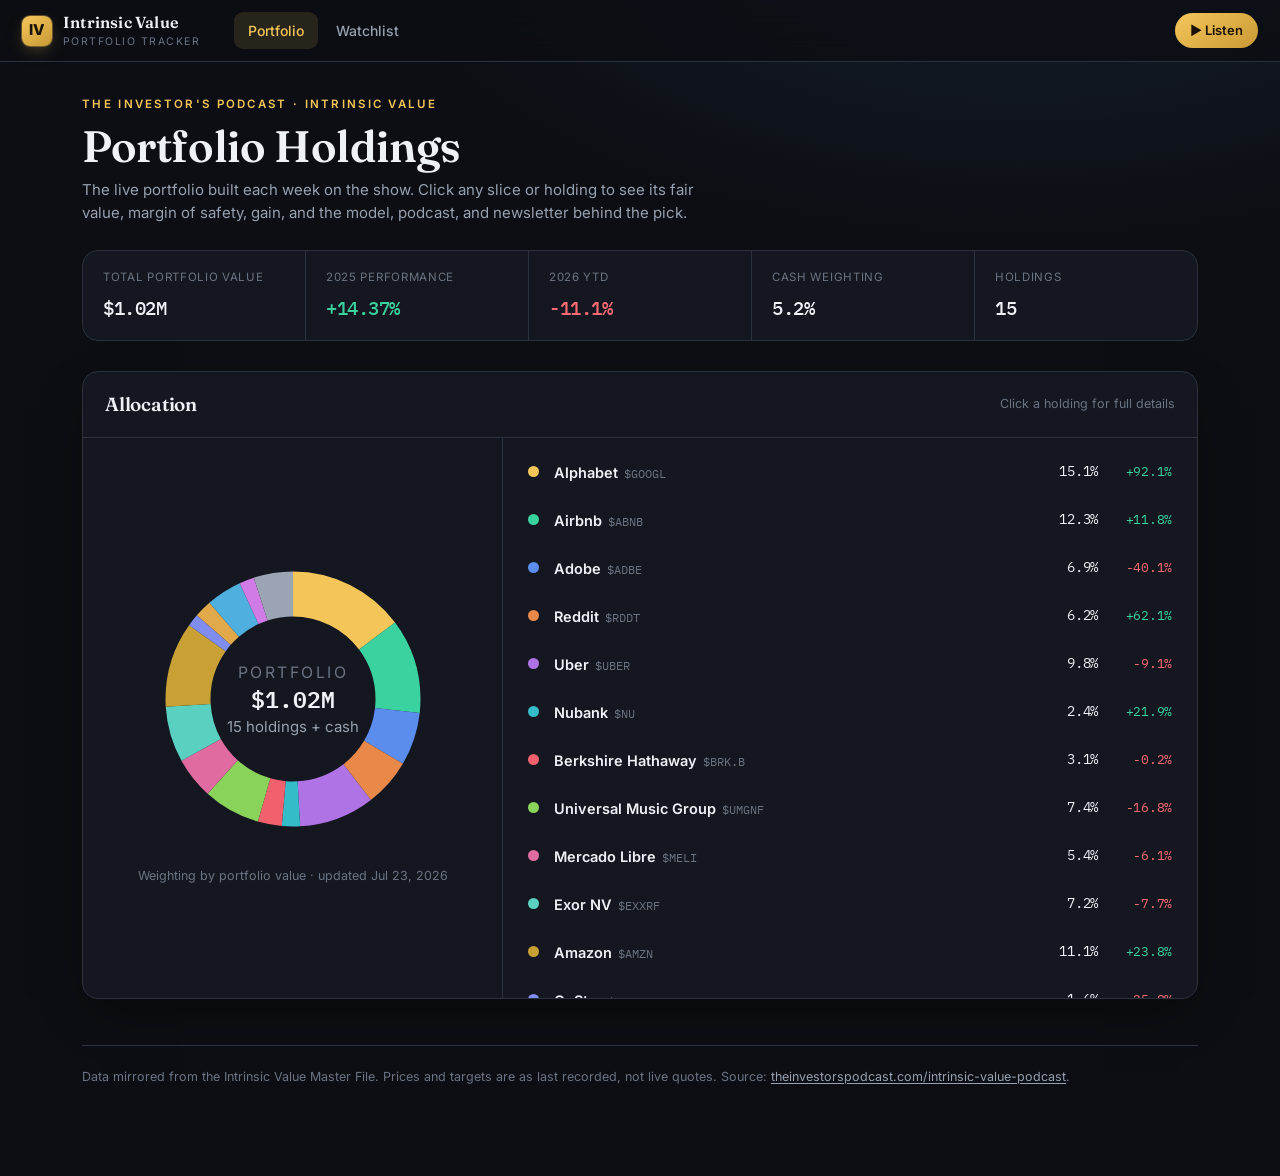
<file: intrinsic-value/index.html>
<!DOCTYPE html>
<html lang="en">
<head>
<meta charset="UTF-8">
<meta name="viewport" content="width=device-width, initial-scale=1.0">
<title>Intrinsic Value Portfolio</title>
<meta name="description" content="A clean tracker for The Investor's Podcast — Intrinsic Value portfolio and watchlist.">
<link rel="preconnect" href="https://fonts.googleapis.com">
<link rel="preconnect" href="https://fonts.gstatic.com" crossorigin>
<link href="https://fonts.googleapis.com/css2?family=Fraunces:opsz,wght@9..144,500;9..144,600&family=Inter:wght@400;500;600;700&family=IBM+Plex+Mono:wght@400;500;600&display=swap" rel="stylesheet">
<link rel="stylesheet" href="styles.css">
</head>
<body data-page="home">

  <nav class="nav">
    <a class="brand" href="index.html">
      <span class="mark">IV</span>
      <span class="txt"><b>Intrinsic Value</b><span>Portfolio Tracker</span></span>
    </a>
    <div class="links">
      <a href="index.html" class="active">Portfolio</a>
      <a href="watchlist.html">Watchlist</a>
    </div>
    <span class="spacer"></span>
    <a class="listen" href="https://www.theinvestorspodcast.com/intrinsic-value-podcast/" target="_blank" rel="noopener">▶ Listen</a>
  </nav>

  <main class="wrap">
    <header class="page-head">
      <div class="eyebrow">The Investor's Podcast · Intrinsic Value</div>
      <h1>Portfolio Holdings</h1>
      <p>The live portfolio built each week on the show. Click any slice or holding to see its fair value, margin of safety, gain, and the model, podcast, and newsletter behind the pick.</p>
    </header>

    <section id="stats" class="stats"></section>

    <section class="card">
      <div class="card-head">
        <h2>Allocation</h2>
        <span class="hint">Click a holding for full details</span>
      </div>
      <div class="portfolio-grid">
        <div class="chart-pane">
          <svg id="donut" class="donut" viewBox="0 0 200 200" role="img" aria-label="Portfolio allocation donut chart"></svg>
          <div class="chart-caption">Weighting by portfolio value · updated <span id="capDate"></span></div>
        </div>
        <div id="legend" class="legend"></div>
      </div>
    </section>

    <footer class="footer">
      Data mirrored from the Intrinsic Value Master File. Prices and targets are as last recorded, not live quotes.
      Source: <a href="https://www.theinvestorspodcast.com/intrinsic-value-podcast/" target="_blank" rel="noopener">theinvestorspodcast.com/intrinsic-value-podcast</a>.
    </footer>
  </main>

  <script src="data.js"></script>
  <script src="app.js"></script>
  <script>
    (function(){ var d=(window.PORTFOLIO_DATA&&window.PORTFOLIO_DATA.totals.updated)||"";
      var el=document.getElementById("capDate"); if(el) el.textContent=d; })();
  </script>
</body>
</html>
</file>
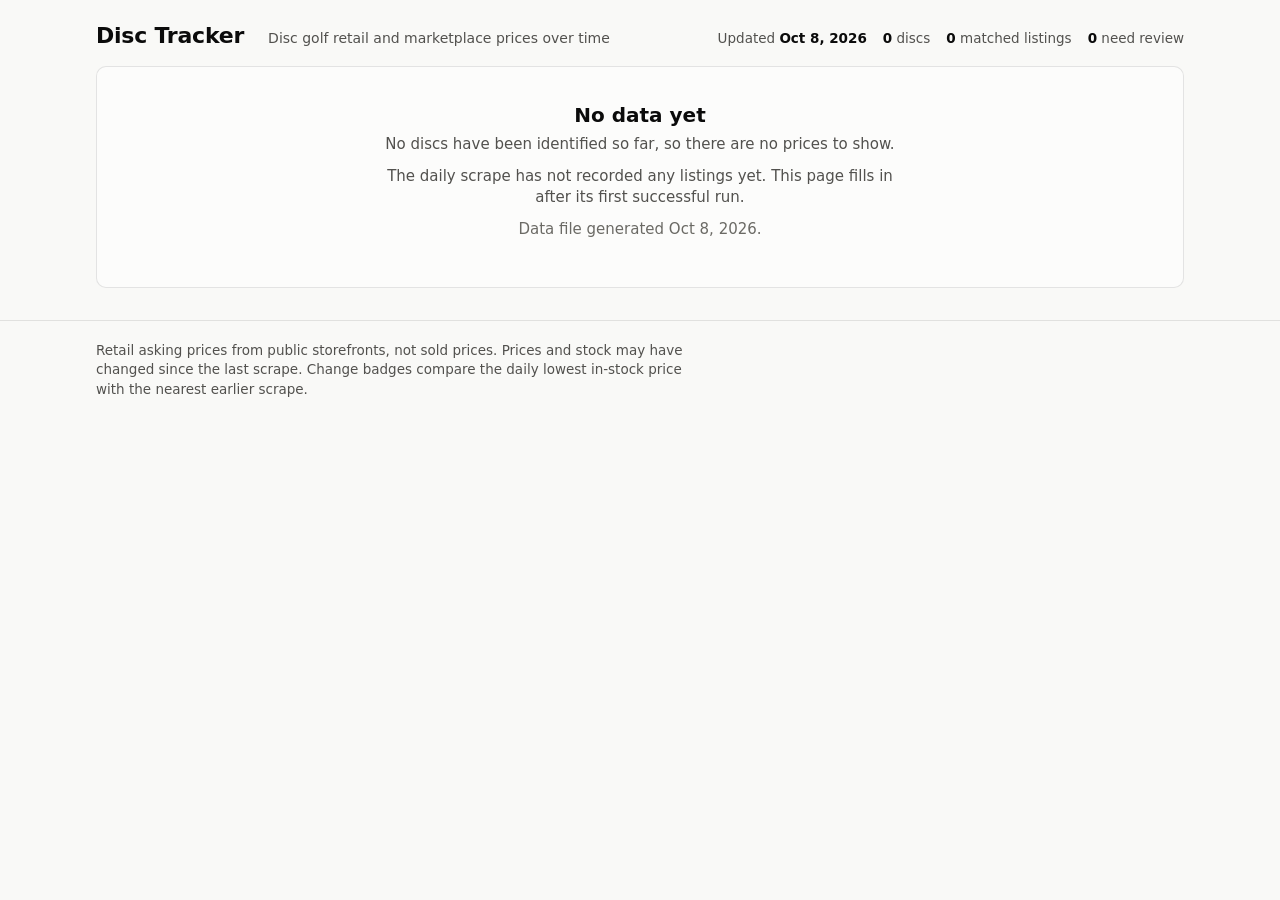
<file: disc-tracker/site/index.html>
<!doctype html>
<html lang="en">
<head>
<meta charset="utf-8">
<meta name="viewport" content="width=device-width, initial-scale=1">
<meta http-equiv="Content-Security-Policy" content="default-src 'none'; script-src 'self' https://cdnjs.cloudflare.com; style-src 'self'; img-src 'self' data:; connect-src 'self'; base-uri 'none'; form-action 'none'">
<meta name="color-scheme" content="light dark">
<meta name="description" content="Daily price history for disc golf discs: retail asking prices from public Shopify storefronts, plus marketplace asking prices.">
<title>Disc Tracker</title>
<link rel="icon" href="data:image/svg+xml,%3Csvg xmlns='http://www.w3.org/2000/svg' viewBox='0 0 32 32'%3E%3Ccircle cx='16' cy='16' r='14' fill='%23184f95'/%3E%3Ccircle cx='16' cy='16' r='5' fill='%23fcfcfb'/%3E%3C/svg%3E">
<link rel="stylesheet" href="style.css">
<!-- Chart.js is loaded on demand by app.js (pinned cdnjs URL) so the disc list never waits on the CDN. -->
<script src="app.js" defer></script>
</head>
<body>
<a class="skip" href="#main">Skip to content</a>

<header class="site-head">
  <div class="wrap">
    <a class="brand" href="#/">Disc Tracker</a>
    <span class="tagline">Disc golf retail and marketplace prices over time</span>
    <ul class="meta" id="site-meta" aria-label="Data summary"></ul>
  </div>
</header>

<main id="main" tabindex="-1">
  <div class="wrap" id="app">
    <p class="loading">Loading disc data&hellip;</p>
    <noscript><p class="error">Disc Tracker needs JavaScript to load its price data.</p></noscript>
  </div>
</main>

<footer class="site-foot">
  <div class="wrap" id="site-foot"></div>
</footer>
</body>
</html>
</file>
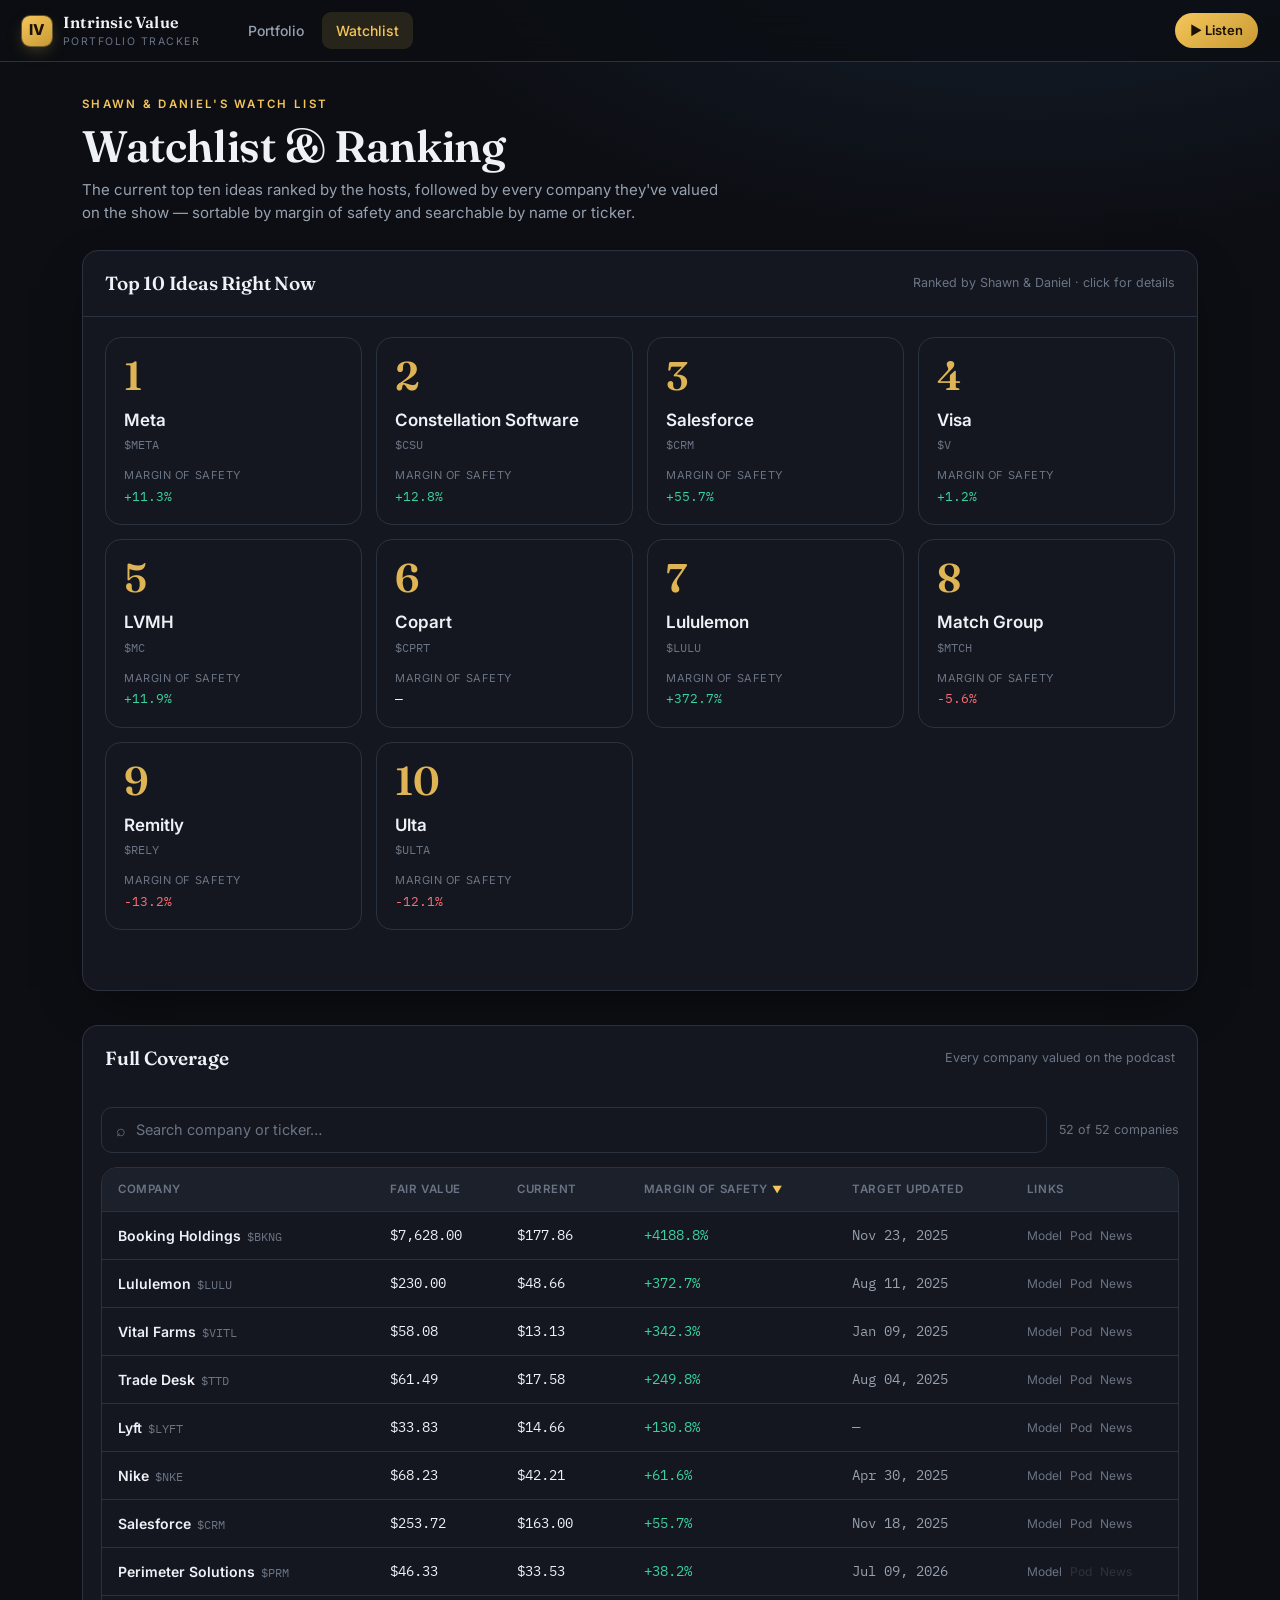
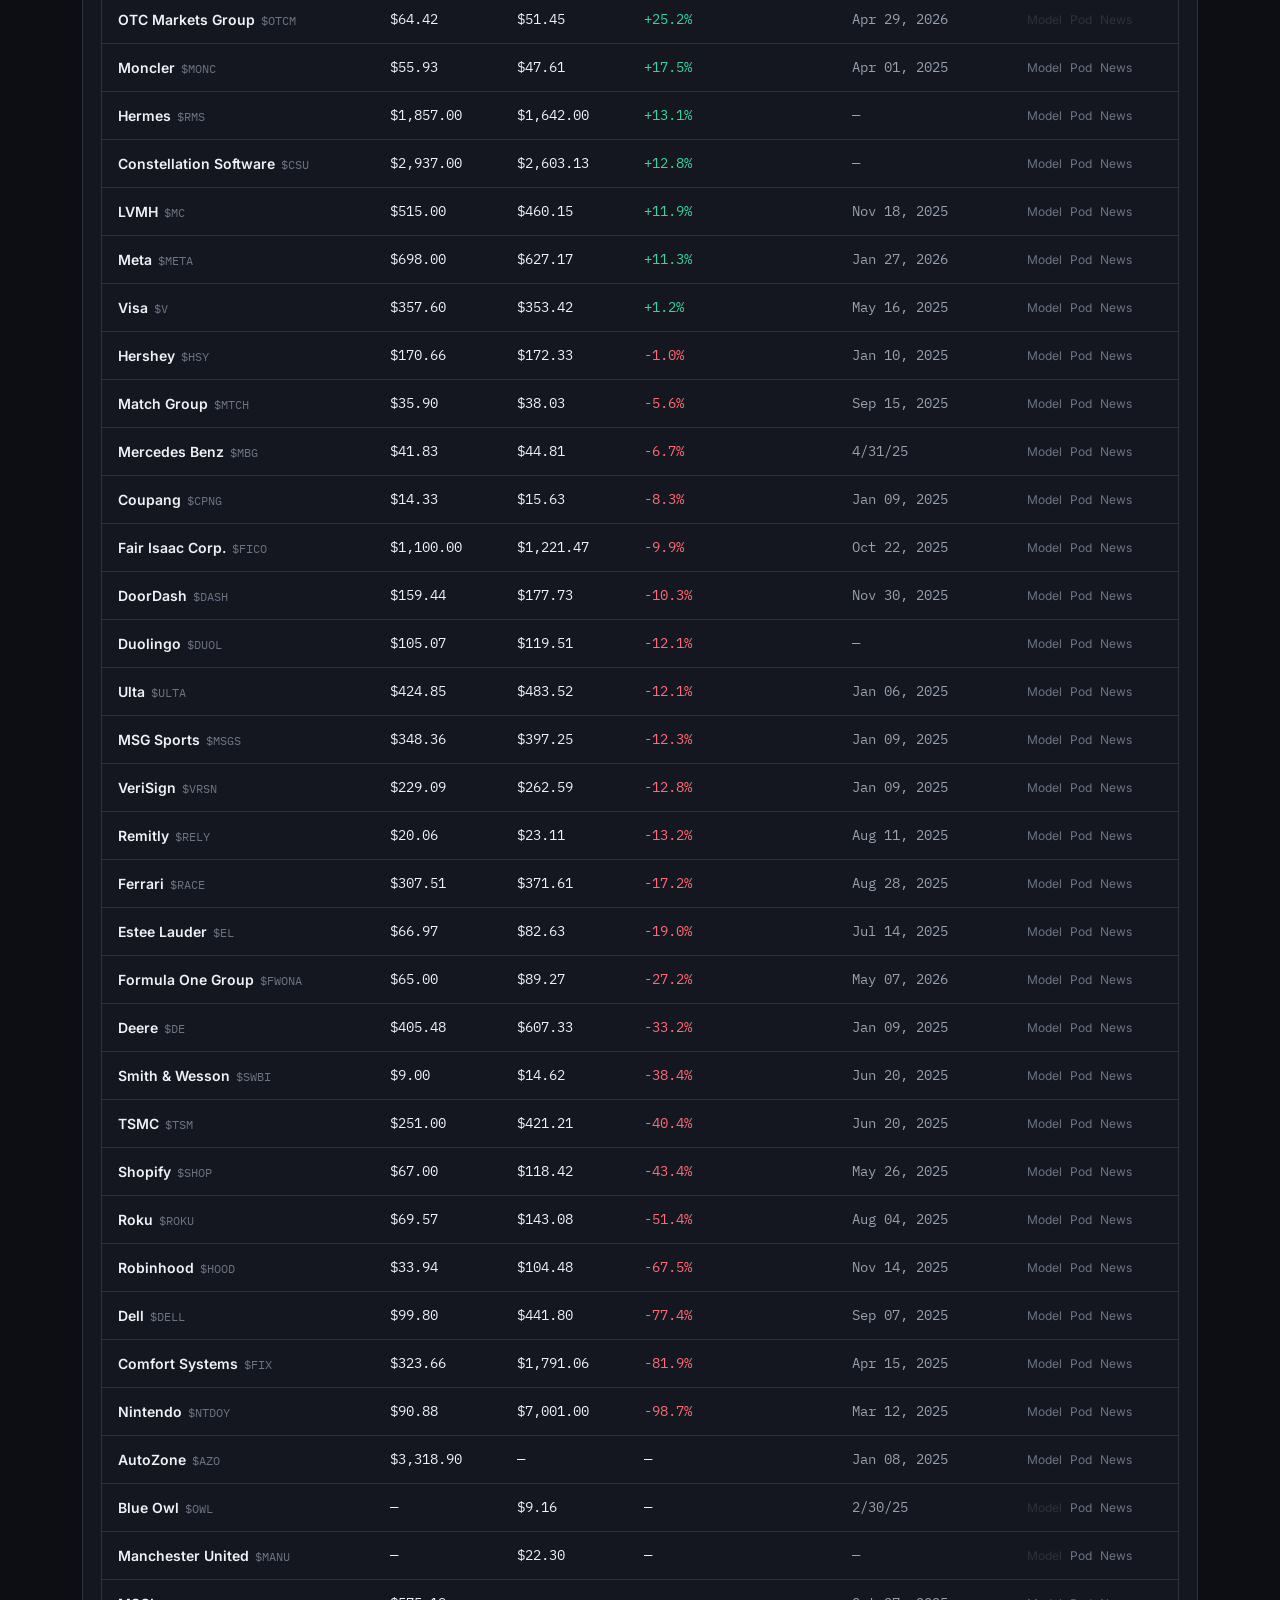
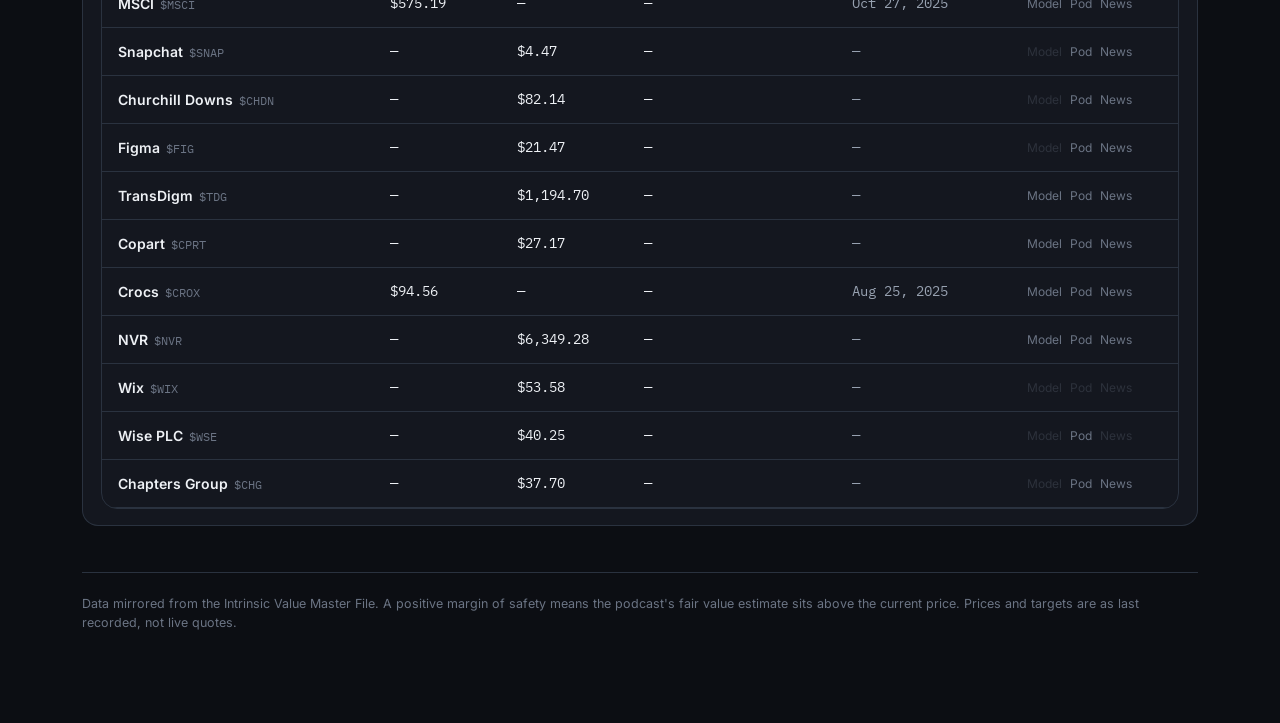
<file: intrinsic-value/watchlist.html>
<!DOCTYPE html>
<html lang="en">
<head>
<meta charset="UTF-8">
<meta name="viewport" content="width=device-width, initial-scale=1.0">
<title>Watchlist · Intrinsic Value</title>
<meta name="description" content="Shawn & Daniel's ranked watchlist plus every company covered on the Intrinsic Value podcast.">
<link rel="preconnect" href="https://fonts.googleapis.com">
<link rel="preconnect" href="https://fonts.gstatic.com" crossorigin>
<link href="https://fonts.googleapis.com/css2?family=Fraunces:opsz,wght@9..144,500;9..144,600&family=Inter:wght@400;500;600;700&family=IBM+Plex+Mono:wght@400;500;600&display=swap" rel="stylesheet">
<link rel="stylesheet" href="styles.css">
</head>
<body data-page="watchlist">

  <nav class="nav">
    <a class="brand" href="index.html">
      <span class="mark">IV</span>
      <span class="txt"><b>Intrinsic Value</b><span>Portfolio Tracker</span></span>
    </a>
    <div class="links">
      <a href="index.html">Portfolio</a>
      <a href="watchlist.html" class="active">Watchlist</a>
    </div>
    <span class="spacer"></span>
    <a class="listen" href="https://www.theinvestorspodcast.com/intrinsic-value-podcast/" target="_blank" rel="noopener">▶ Listen</a>
  </nav>

  <main class="wrap">
    <header class="page-head">
      <div class="eyebrow">Shawn & Daniel's Watch List</div>
      <h1>Watchlist &amp; Ranking</h1>
      <p>The current top ten ideas ranked by the hosts, followed by every company they've valued on the show — sortable by margin of safety and searchable by name or ticker.</p>
    </header>

    <section class="card" style="margin-bottom:34px">
      <div class="card-head">
        <h2>Top 10 Ideas Right Now</h2>
        <span class="hint">Ranked by Shawn &amp; Daniel · click for details</span>
      </div>
      <div style="padding:20px 22px">
        <div id="rankGrid" class="rank-grid"></div>
      </div>
    </section>

    <section>
      <div class="card-head" style="border:1px solid var(--border);border-bottom:none;border-radius:16px 16px 0 0;background:var(--surface)">
        <h2>Full Coverage</h2>
        <span class="hint">Every company valued on the podcast</span>
      </div>
      <div style="border:1px solid var(--border);border-top:none;border-radius:0 0 16px 16px;background:var(--surface);padding:16px 18px">
        <div class="table-tools">
          <div class="search">
            <span class="ic">⌕</span>
            <input id="covSearch" type="text" placeholder="Search company or ticker…" autocomplete="off">
          </div>
          <span id="covCount" class="count-tag"></span>
        </div>
        <div class="table-wrap">
          <table class="cov">
            <thead id="covHead"></thead>
            <tbody id="covBody"></tbody>
          </table>
        </div>
      </div>
    </section>

    <footer class="footer">
      Data mirrored from the Intrinsic Value Master File. A positive margin of safety means the podcast's fair value estimate sits above the current price. Prices and targets are as last recorded, not live quotes.
    </footer>
  </main>

  <script src="data.js"></script>
  <script src="app.js"></script>
</body>
</html>
</file>
<file: intrinsic-value/styles.css>
/* ============================================================
   Intrinsic Value Portfolio — styles
   Dark editorial look inspired by The Investor's Podcast brand:
   deep charcoal-navy + signature gold, green/red for gains.
   ============================================================ */

:root {
  --bg:        #0c0e13;
  --bg-grad:   radial-gradient(1200px 600px at 80% -10%, #16202e 0%, #0c0e13 55%);
  --surface:   #14171f;
  --surface-2: #1b202b;
  --surface-3: #222937;
  --border:    #2a323f;
  --border-2:  #38414f;
  --text:      #eef1f5;
  --muted:     #97a1b0;
  --muted-2:   #6b7484;

  --gold:      #f4c65a;
  --gold-dim:  #c99a34;
  --gold-soft: rgba(244, 198, 90, 0.12);

  --green:     #3ad29f;
  --green-dim: rgba(58, 210, 159, 0.14);
  --red:       #ff6b74;
  --red-dim:   rgba(255, 107, 116, 0.14);

  --radius:    16px;
  --radius-sm: 10px;
  --shadow:    0 18px 50px -20px rgba(0,0,0,0.65);
  --serif: "Fraunces", "Playfair Display", Georgia, "Times New Roman", serif;
  --sans:  "Inter", -apple-system, BlinkMacSystemFont, "Segoe UI", Roboto, Helvetica, Arial, sans-serif;
  --mono:  "IBM Plex Mono", ui-monospace, "SF Mono", Menlo, Consolas, monospace;
}

* , *::before, *::after { box-sizing: border-box; margin: 0; padding: 0; }

html { scroll-behavior: smooth; }

body {
  font-family: var(--sans);
  background: var(--bg);
  background-image: var(--bg-grad);
  background-attachment: fixed;
  color: var(--text);
  min-height: 100vh;
  line-height: 1.5;
  -webkit-font-smoothing: antialiased;
}

a { color: inherit; text-decoration: none; }
.num { font-family: var(--mono); font-variant-numeric: tabular-nums; letter-spacing: -0.02em; }
.pos { color: var(--green); }
.neg { color: var(--red); }

/* ---------- Top nav ---------- */
.nav {
  position: sticky; top: 0; z-index: 50;
  display: flex; align-items: center; gap: 8px;
  padding: 0 22px; height: 62px;
  background: rgba(12, 14, 19, 0.82);
  backdrop-filter: blur(14px); -webkit-backdrop-filter: blur(14px);
  border-bottom: 1px solid var(--border);
}
.brand { display: flex; align-items: center; gap: 11px; margin-right: 26px; }
.brand .mark {
  width: 30px; height: 30px; border-radius: 8px; flex: none;
  background: linear-gradient(145deg, var(--gold), var(--gold-dim));
  display: grid; place-items: center;
  color: #1a1204; font-weight: 800; font-size: 15px;
  box-shadow: 0 0 0 1px rgba(244,198,90,0.35), 0 6px 18px -6px rgba(244,198,90,0.5);
}
.brand .txt { line-height: 1.05; }
.brand .txt b { font-family: var(--serif); font-weight: 600; font-size: 16px; letter-spacing: 0.2px; display: block; }
.brand .txt span { font-size: 10.5px; color: var(--muted-2); letter-spacing: 0.14em; text-transform: uppercase; }
.nav .links { display: flex; gap: 4px; align-items: center; }
.nav .links a {
  padding: 8px 14px; border-radius: 9px; font-size: 14px; font-weight: 500;
  color: var(--muted); transition: background .15s, color .15s;
}
.nav .links a:hover { color: var(--text); background: var(--surface-2); }
.nav .links a.active { color: var(--gold); background: var(--gold-soft); }
.nav .spacer { flex: 1; }
.nav .listen {
  display: inline-flex; align-items: center; gap: 7px;
  padding: 8px 15px; border-radius: 999px; font-size: 13px; font-weight: 600;
  color: #1a1204; background: linear-gradient(145deg, var(--gold), var(--gold-dim));
  border: none; transition: transform .12s, box-shadow .15s;
}
.nav .listen:hover { transform: translateY(-1px); box-shadow: 0 8px 20px -8px rgba(244,198,90,0.6); }

/* ---------- Layout ---------- */
.wrap { max-width: 1160px; margin: 0 auto; padding: 34px 22px 90px; }

.page-head { margin-bottom: 26px; }
.eyebrow {
  font-size: 11.5px; letter-spacing: 0.2em; text-transform: uppercase;
  color: var(--gold); font-weight: 600; margin-bottom: 10px;
}
.page-head h1 {
  font-family: var(--serif); font-weight: 600; letter-spacing: -0.4px;
  font-size: clamp(28px, 4.4vw, 44px); line-height: 1.05;
}
.page-head p { color: var(--muted); margin-top: 10px; max-width: 640px; font-size: 15px; }

/* ---------- Stat strip ---------- */
.stats {
  display: grid; grid-template-columns: repeat(auto-fit, minmax(150px, 1fr));
  gap: 1px; background: var(--border); border: 1px solid var(--border);
  border-radius: var(--radius); overflow: hidden; margin-bottom: 30px;
}
.stat { background: var(--surface); padding: 18px 20px; }
.stat .k { font-size: 11.5px; letter-spacing: 0.06em; text-transform: uppercase; color: var(--muted-2); }
.stat .v { font-family: var(--mono); font-size: 23px; font-weight: 500; margin-top: 7px; letter-spacing: -0.5px; }
.stat .v.small { font-size: 19px; }

/* ---------- Card ---------- */
.card {
  background: var(--surface); border: 1px solid var(--border);
  border-radius: var(--radius); box-shadow: var(--shadow);
}
.card-head {
  display: flex; align-items: center; justify-content: space-between;
  padding: 18px 22px; border-bottom: 1px solid var(--border);
}
.card-head h2 { font-family: var(--serif); font-weight: 600; font-size: 19px; letter-spacing: -0.2px; }
.card-head .hint { font-size: 12.5px; color: var(--muted-2); }

/* ---------- Home: chart + legend ---------- */
.portfolio-grid {
  display: grid; grid-template-columns: minmax(280px, 420px) 1fr; gap: 0;
}
@media (max-width: 860px) { .portfolio-grid { grid-template-columns: 1fr; } }

.chart-pane {
  padding: 26px; display: flex; flex-direction: column; align-items: center;
  justify-content: center; border-right: 1px solid var(--border); position: relative;
}
@media (max-width: 860px) { .chart-pane { border-right: none; border-bottom: 1px solid var(--border); } }
.donut { width: 100%; max-width: 300px; aspect-ratio: 1; overflow: visible; }
.donut circle.seg {
  fill: none; cursor: pointer;
  transition: stroke-width .18s ease, opacity .18s ease;
}
.donut-center { text-align: center; pointer-events: none; }
.donut-center .lab { font-size: 10.5px; letter-spacing: 0.16em; text-transform: uppercase; fill: var(--muted-2); }
.donut-center .big { font-family: var(--mono); font-size: 15px; fill: var(--text); font-weight: 600; }
.donut-center .sub { font-size: 10px; fill: var(--muted); }
.chart-caption { margin-top: 18px; font-size: 12.5px; color: var(--muted-2); text-align: center; }

.legend { padding: 10px 12px; max-height: 560px; overflow-y: auto; }
.legend-row {
  display: grid; grid-template-columns: 14px 1fr auto auto; align-items: center;
  gap: 12px; padding: 11px 12px; border-radius: var(--radius-sm); cursor: pointer;
  transition: background .13s; border: 1px solid transparent;
}
.legend-row:hover { background: var(--surface-2); }
.legend-row.active { background: var(--surface-2); border-color: var(--border-2); }
.legend-row .dot { width: 11px; height: 11px; border-radius: 50%; }
.legend-row .nm { min-width: 0; }
.legend-row .nm b { font-weight: 600; font-size: 14.5px; }
.legend-row .nm .tk { font-family: var(--mono); font-size: 11.5px; color: var(--muted-2); margin-left: 6px; }
.legend-row .wt { font-family: var(--mono); font-size: 14px; color: var(--text); }
.legend-row .gn { font-family: var(--mono); font-size: 12.5px; min-width: 62px; text-align: right; }
.legend-row .chev { display: none; }

/* ---------- Detail modal ---------- */
.overlay {
  position: fixed; inset: 0; z-index: 100; display: none;
  background: rgba(5, 7, 11, 0.7); backdrop-filter: blur(4px);
  align-items: flex-start; justify-content: center; padding: 40px 18px; overflow-y: auto;
}
.overlay.open { display: flex; }
.modal {
  width: 100%; max-width: 620px; background: var(--surface);
  border: 1px solid var(--border-2); border-radius: 18px; box-shadow: var(--shadow);
  animation: pop .18s ease; overflow: hidden;
}
@keyframes pop { from { transform: translateY(12px) scale(.98); opacity: 0; } to { transform: none; opacity: 1; } }
.modal-head {
  padding: 24px 26px 20px; position: relative;
  background: linear-gradient(160deg, var(--surface-3), var(--surface));
  border-bottom: 1px solid var(--border);
}
.modal-head .tk-badge {
  font-family: var(--mono); font-size: 12px; font-weight: 600; color: var(--gold);
  background: var(--gold-soft); padding: 4px 10px; border-radius: 6px; display: inline-block;
}
.modal-head h3 { font-family: var(--serif); font-weight: 600; font-size: 27px; margin-top: 12px; letter-spacing: -0.3px; }
.modal-head .close {
  position: absolute; top: 20px; right: 20px; width: 34px; height: 34px; border-radius: 9px;
  background: var(--surface-2); border: 1px solid var(--border); color: var(--muted);
  font-size: 18px; cursor: pointer; display: grid; place-items: center; transition: .15s;
}
.modal-head .close:hover { color: var(--text); background: var(--surface-3); }
.modal-head .verdict {
  display: inline-flex; align-items: center; gap: 7px; margin-top: 14px;
  padding: 6px 12px; border-radius: 999px; font-size: 13px; font-weight: 600;
}
.verdict.under { background: var(--green-dim); color: var(--green); }
.verdict.over  { background: var(--red-dim);   color: var(--red); }
.verdict.na    { background: var(--surface-3); color: var(--muted); }

.detail-grid {
  display: grid; grid-template-columns: repeat(2, 1fr); gap: 1px;
  background: var(--border); border-bottom: 1px solid var(--border);
}
@media (max-width: 520px) { .detail-grid { grid-template-columns: 1fr; } }
.detail-cell { background: var(--surface); padding: 16px 20px; }
.detail-cell .k { font-size: 11.5px; letter-spacing: 0.05em; text-transform: uppercase; color: var(--muted-2); }
.detail-cell .v { font-family: var(--mono); font-size: 18px; margin-top: 6px; letter-spacing: -0.3px; }
.detail-cell .v.muted { color: var(--muted-2); font-size: 14px; }

.modal-links { display: flex; flex-wrap: wrap; gap: 10px; padding: 20px 26px 24px; }
.link-btn {
  display: inline-flex; align-items: center; gap: 8px; padding: 10px 16px;
  border-radius: 10px; font-size: 13.5px; font-weight: 600;
  border: 1px solid var(--border-2); background: var(--surface-2); color: var(--text);
  transition: .14s;
}
.link-btn:hover { background: var(--surface-3); border-color: var(--gold-dim); transform: translateY(-1px); }
.link-btn.disabled { opacity: .38; pointer-events: none; }
.link-btn .ic { color: var(--gold); }

/* ---------- Watchlist ---------- */
.rank-grid {
  display: grid; grid-template-columns: repeat(auto-fill, minmax(230px, 1fr)); gap: 14px;
  margin-bottom: 40px;
}
.rank-card {
  background: var(--surface); border: 1px solid var(--border); border-radius: var(--radius);
  padding: 18px; cursor: pointer; position: relative; overflow: hidden;
  transition: transform .14s, border-color .14s;
}
.rank-card:hover { transform: translateY(-3px); border-color: var(--border-2); }
.rank-card .rk {
  font-family: var(--serif); font-size: 40px; font-weight: 600; line-height: 1;
  color: var(--gold); opacity: .9;
}
.rank-card .top3 { color: var(--gold); }
.rank-card h3 { font-size: 17px; font-weight: 600; margin-top: 12px; }
.rank-card .tk { font-family: var(--mono); font-size: 12px; color: var(--muted-2); margin-top: 3px; }
.rank-card .mos { margin-top: 13px; font-family: var(--mono); font-size: 13px; }
.rank-card .mos small { color: var(--muted-2); font-family: var(--sans); font-size: 11px; display: block; letter-spacing: .05em; text-transform: uppercase; margin-bottom: 3px; }

.table-tools { display: flex; gap: 12px; align-items: center; margin-bottom: 14px; flex-wrap: wrap; }
.search {
  flex: 1; min-width: 200px; display: flex; align-items: center; gap: 10px;
  background: var(--surface); border: 1px solid var(--border); border-radius: 11px; padding: 10px 14px;
}
.search input { flex: 1; background: none; border: none; color: var(--text); font-size: 14.5px; outline: none; font-family: var(--sans); }
.search input::placeholder { color: var(--muted-2); }
.search .ic { color: var(--muted-2); }
.count-tag { font-size: 12.5px; color: var(--muted-2); }

.table-wrap { overflow-x: auto; border: 1px solid var(--border); border-radius: var(--radius); background: var(--surface); }
table.cov { width: 100%; border-collapse: collapse; min-width: 720px; }
table.cov th, table.cov td { text-align: left; padding: 13px 16px; border-bottom: 1px solid var(--border); white-space: nowrap; }
table.cov th {
  font-size: 11.5px; letter-spacing: 0.05em; text-transform: uppercase; color: var(--muted-2);
  font-weight: 600; cursor: pointer; user-select: none; position: sticky; top: 0;
  background: var(--surface-2); z-index: 1;
}
table.cov th:hover { color: var(--text); }
table.cov th .arw { color: var(--gold); font-size: 10px; margin-left: 4px; }
table.cov td { font-size: 14px; }
table.cov td.n { font-family: var(--mono); font-variant-numeric: tabular-nums; }
table.cov tr.row { cursor: pointer; transition: background .12s; }
table.cov tbody tr.row:hover { background: var(--surface-2); }
table.cov td .nm b { font-weight: 600; }
table.cov td .nm .tk { font-family: var(--mono); font-size: 11.5px; color: var(--muted-2); margin-left: 6px; }
.mini-links { display: flex; gap: 8px; }
.mini-links a { color: var(--muted-2); font-size: 12px; }
.mini-links a:hover { color: var(--gold); }
.mini-links a.off { opacity: .28; pointer-events: none; }

.footer { margin-top: 46px; padding-top: 22px; border-top: 1px solid var(--border); color: var(--muted-2); font-size: 12.5px; }
.footer a { color: var(--muted); text-decoration: underline; text-underline-offset: 2px; }

/* scrollbar */
.legend::-webkit-scrollbar, .table-wrap::-webkit-scrollbar { height: 9px; width: 9px; }
.legend::-webkit-scrollbar-thumb, .table-wrap::-webkit-scrollbar-thumb { background: var(--border-2); border-radius: 6px; }
</file>
<file: disc-tracker/site/style.css>
/* Disc Tracker dashboard. Tokens first; everything below is written against roles.
   Chart colours are the validated reference palette (dataviz skill): series 1 blue,
   series 2 orange, light/dark steps checked with validate_palette.js in both modes. */

:root {
  color-scheme: light;
  --bg: #f9f9f7;
  --surface: #fcfcfb;
  --ink: #0b0b0b;
  --ink-2: #52514e;          /* secondary text, axis labels (7.5:1 on --bg) */
  --ink-3: #6b6a65;          /* muted text (5.1:1) */
  --grid: #e1e0d9;
  --axis: #c3c2b7;
  --border: rgba(11, 11, 11, 0.10);
  --control-border: #898781; /* form-control outline, >= 3:1 non-text contrast */
  --hover: rgba(11, 11, 11, 0.035);
  --accent: #1c5cab;
  --accent-bg: #184f95;
  --accent-fg: #ffffff;
  --focus: #1c5cab;
  --series-1: #2a78d6;       /* lowest price */
  --series-2: #eb6834;       /* median price */
  --good: #006300;           /* price fell: text variant of status "good" (7.3:1) */
  --bad: #c02f2f;            /* price rose: text variant of status "critical" (5.4:1) */
}

@media (prefers-color-scheme: dark) {
  :root {
    color-scheme: dark;
    --bg: #0d0d0d;
    --surface: #1a1a19;
    --ink: #ffffff;
    --ink-2: #c3c2b7;
    --ink-3: #9a9892;
    --grid: #2c2c2a;
    --axis: #383835;
    --border: rgba(255, 255, 255, 0.10);
    --control-border: #898781;
    --hover: rgba(255, 255, 255, 0.04);
    --accent: #6da7ec;
    --accent-bg: #86b6ef;
    --accent-fg: #0d0d0d;
    --focus: #86b6ef;
    --series-1: #3987e5;
    --series-2: #d95926;
    --good: #0ca30c;
    --bad: #f07575;
  }
}

* { box-sizing: border-box; }

html { -webkit-text-size-adjust: 100%; }

body {
  margin: 0;
  background: var(--bg);
  color: var(--ink);
  font: 15px/1.45 system-ui, -apple-system, "Segoe UI", sans-serif;
}

a { color: var(--accent); }
h1, h2, h3, p { margin: 0; }
[hidden] { display: none !important; }

.wrap { max-width: 1120px; margin: 0 auto; padding: 0 16px; }

.sr {
  position: absolute; width: 1px; height: 1px; margin: -1px; padding: 0;
  overflow: hidden; clip: rect(0 0 0 0); white-space: nowrap; border: 0;
}

:focus-visible { outline: 2px solid var(--focus); outline-offset: 2px; }

.skip {
  position: absolute; left: 8px; top: -48px; z-index: 10;
  background: var(--accent-bg); color: var(--accent-fg);
  padding: 8px 14px; border-radius: 6px; text-decoration: none; font-weight: 600;
}
.skip:focus { top: 8px; }

/* ---- site header / footer ------------------------------------------------ */

.site-head { padding: 20px 0 14px; }
.site-head .wrap { display: flex; flex-wrap: wrap; align-items: baseline; gap: 6px 24px; }
.brand { font-size: 22px; font-weight: 700; letter-spacing: -0.01em; color: var(--ink); text-decoration: none; }
.brand:hover { text-decoration: underline; }
.tagline { color: var(--ink-2); font-size: 14px; }
.meta { display: flex; flex-wrap: wrap; gap: 2px 16px; margin: 0 0 0 auto; padding: 0; list-style: none; color: var(--ink-2); font-size: 13.5px; }
.meta strong { color: var(--ink); font-weight: 650; }

main { padding-bottom: 32px; outline: none; }
main:focus-visible, h1[tabindex="-1"]:focus-visible { outline: none; }   /* focus anchors, not controls */

.site-foot { border-top: 1px solid var(--border); padding: 20px 0 40px; color: var(--ink-2); font-size: 13.5px; }
.site-foot h2 { font-size: 13.5px; font-weight: 650; color: var(--ink); margin-bottom: 6px; }
.site-foot ul { list-style: none; padding: 0; margin: 0 0 12px; display: grid; grid-template-columns: repeat(auto-fill, minmax(260px, 1fr)); gap: 4px 20px; }
.site-foot .stale { color: var(--bad); font-weight: 600; }
.site-foot p { max-width: 70ch; }
.site-foot p + p { margin-top: 6px; }

/* ---- controls ------------------------------------------------------------ */

.filters {
  display: grid;
  grid-template-columns: minmax(0, 2fr) repeat(2, minmax(0, 1fr)) auto auto;
  gap: 12px;
  align-items: end;
  padding: 4px 0 14px;
}
.field { display: flex; flex-direction: column; gap: 4px; min-width: 0; }
.lbl { font-size: 12.5px; font-weight: 600; color: var(--ink-2); }

input[type="search"], select {
  width: 100%; height: 40px; padding: 0 10px;
  border: 1px solid var(--control-border); border-radius: 6px;
  background: var(--surface); color: var(--ink); font: inherit; font-size: 14.5px;
}
input[type="search"]::placeholder { color: var(--ink-3); opacity: 1; }

.check { display: inline-flex; align-items: center; gap: 8px; height: 40px; font-size: 14.5px; cursor: pointer; white-space: nowrap; }
.check input { width: 18px; height: 18px; margin: 0; accent-color: var(--accent-bg); }
/* two checkboxes (in stock / include marketplace) stack to the height of one control */
.f-checks.two { gap: 0; }
.f-checks.two .check { height: 20px; }

/* segmented radio group: real radios, visually restyled */
.seg { display: inline-flex; }
.seg label { position: relative; display: block; }
.seg input { position: absolute; inset: 0; width: 100%; height: 100%; margin: 0; opacity: 0; cursor: pointer; }
.seg .opt {
  display: block; padding: 0 14px; line-height: 38px; font-size: 14px; font-weight: 600;
  border: 1px solid var(--control-border); background: var(--surface); color: var(--ink);
  white-space: nowrap;
}
.seg label + label .opt { margin-left: -1px; }
.seg label:first-child .opt { border-radius: 6px 0 0 6px; }
.seg label:last-child .opt { border-radius: 0 6px 6px 0; }
.seg label:only-child .opt { border-radius: 6px; }
.seg input:checked + .opt { background: var(--accent-bg); border-color: var(--accent-bg); color: var(--accent-fg); }
.seg input:focus-visible + .opt { outline: 2px solid var(--focus); outline-offset: 2px; position: relative; z-index: 1; }
.seg input:disabled { cursor: not-allowed; }
.seg input:disabled + .opt { color: var(--ink-3); background: transparent; border-style: dashed; }
.seg.small .opt { line-height: 30px; padding: 0 12px; font-size: 13px; }

.btn {
  font: inherit; font-size: 14px; font-weight: 600; height: 40px; padding: 0 14px;
  border: 1px solid var(--control-border); border-radius: 6px;
  background: var(--surface); color: var(--ink); cursor: pointer;
}
.btn:hover { background: var(--hover); }
.btn.link { border: 0; background: none; color: var(--accent); padding: 0 6px; height: auto; text-decoration: underline; }

.resultbar { display: flex; flex-wrap: wrap; align-items: center; gap: 8px 14px; padding: 0 0 8px; min-height: 34px; color: var(--ink-2); font-size: 13.5px; }
.resultbar .spacer { flex: 1; }
.mobile-sort { display: none; align-items: center; gap: 8px; }
.mobile-sort select { width: auto; height: 36px; }
.mobile-sort .btn { height: 36px; padding: 0 10px; }

/* ---- disc table ---------------------------------------------------------- */

.card {
  background: var(--surface); border: 1px solid var(--border); border-radius: 10px;
}
/* position: relative makes these the containing block of the .sr helpers inside them; without it they escape the
   scroll box and a wide table gives the whole page a horizontal scrollbar. */
.tablewrap { overflow-x: auto; position: relative; }

table.discs, table.plain { width: 100%; border-collapse: collapse; font-size: 14px; }
table.discs th, table.discs td, table.plain th, table.plain td {
  padding: 10px 12px; text-align: left; vertical-align: middle;
  border-bottom: 1px solid var(--border);
}
table.discs thead th, table.plain thead th {
  font-size: 12.5px; font-weight: 600; color: var(--ink-2); white-space: nowrap;
  background: var(--surface);
}
table.discs tbody tr:last-child td, table.plain tbody tr:last-child td { border-bottom: 0; }
table.discs tbody tr[data-slug] { cursor: pointer; }
table.discs tbody tr[data-slug]:hover { background: var(--hover); }
.num { text-align: right !important; font-variant-numeric: tabular-nums; }

button.sort {
  display: inline-flex; align-items: center; gap: 4px;
  font: inherit; font-weight: inherit; color: inherit; background: none; border: 0;
  padding: 4px 6px; margin: -4px -6px; border-radius: 4px; cursor: pointer;
}
button.sort:hover { color: var(--ink); text-decoration: underline; }
.num button.sort { flex-direction: row-reverse; }
.arrow { font-size: 10px; min-width: 10px; }
.arrow.idle { opacity: 0.35; }

.c-name { min-width: 220px; }
.c-name, .c-type, .s-store, .s-title, .sale-store, .eyebrow, .site-foot li { overflow-wrap: anywhere; }
.c-name a { color: var(--ink); font-weight: 650; text-decoration: none; }
.c-name a:hover { text-decoration: underline; }
.c-name .plastic { color: var(--ink-2); font-weight: 500; }
.c-name .sub { display: block; color: var(--ink-2); font-size: 13px; }
.price { font-weight: 650; }
.price .note, .note { display: block; font-weight: 400; font-size: 12px; color: var(--ink-3); }
.oos { color: var(--ink-3); }
.muted { color: var(--ink-3); }
.only-narrow { display: none; }

.chg { display: inline-flex; align-items: center; gap: 4px; font-weight: 650; font-variant-numeric: tabular-nums; white-space: nowrap; }
.chg .ico { font-size: 10px; }
.chg-down { color: var(--good); }
.chg-up { color: var(--bad); }
.chg-flat, .chg-na { color: var(--ink-3); font-weight: 500; }

.empty { padding: 36px 20px; text-align: center; color: var(--ink-2); }
.empty h1, .empty h2 { font-size: 20px; line-height: 1.25; color: var(--ink); margin-bottom: 6px; }
.empty p { max-width: 56ch; margin: 0 auto 10px; }

.more { display: flex; justify-content: center; padding: 14px; }

/* ---- disc page ----------------------------------------------------------- */

.back { display: inline-block; margin: 6px 0 12px; padding: 4px 0; font-weight: 600; text-decoration: none; }
.back:hover { text-decoration: underline; }

.disc-head { display: flex; flex-wrap: wrap; gap: 12px 24px; align-items: flex-end; justify-content: space-between; margin-bottom: 16px; }
.eyebrow { color: var(--ink-2); font-size: 14px; font-weight: 600; }
.disc-head h1 { font-size: 30px; line-height: 1.15; letter-spacing: -0.015em; overflow-wrap: anywhere; }
.chips { display: flex; flex-wrap: wrap; gap: 6px; margin-top: 8px; padding: 0; list-style: none; }
.chips li { border: 1px solid var(--border); background: var(--surface); border-radius: 999px; padding: 2px 10px; font-size: 13px; color: var(--ink-2); overflow-wrap: anywhere; }
.chips li strong { color: var(--ink); font-weight: 600; }

.kpis { display: grid; grid-template-columns: minmax(240px, 300px) 1fr; gap: 12px; margin-bottom: 16px; }
.tiles { display: grid; grid-template-columns: repeat(auto-fit, minmax(150px, 1fr)); gap: 12px; align-content: start; }
@media (min-width: 1000px) { .tiles { grid-template-columns: repeat(5, minmax(0, 1fr)); } }
.tile { padding: 12px 14px; display: flex; flex-direction: column; gap: 2px; min-width: 0; }
.tile .lbl { font-weight: 500; }
.tile .val { font-size: 22px; font-weight: 650; line-height: 1.25; overflow-wrap: anywhere; }
.tile .sub { font-size: 12.5px; color: var(--ink-2); }
.tile.hero { padding: 16px 18px; justify-content: center; }
.tile.hero .val { font-size: 48px; font-weight: 700; line-height: 1.1; letter-spacing: -0.02em; }
.tile.hero .val.dim { color: var(--ink-3); }

.chart-card { padding: 16px; margin-bottom: 16px; }
.card-head { display: flex; flex-wrap: wrap; align-items: center; justify-content: space-between; gap: 8px 16px; margin-bottom: 4px; }
.card-head h2 { font-size: 17px; }
.card-sub { color: var(--ink-2); font-size: 13.5px; margin-bottom: 10px; }

.legend { display: flex; flex-wrap: wrap; gap: 8px; margin: 0 0 8px; padding: 0; list-style: none; }
.legend button {
  display: inline-flex; align-items: center; gap: 8px; padding: 5px 12px;
  border: 1px solid var(--border); border-radius: 999px; background: var(--bg);
  color: var(--ink); font: inherit; font-size: 13px; font-weight: 600; cursor: pointer;
}
.legend button[aria-pressed="false"] { color: var(--ink-3); font-weight: 500; }
.legend button[aria-pressed="false"] .key { opacity: 0.3; }
.key { display: inline-block; width: 18px; height: 2px; border-radius: 1px; }
.key-1 { background: var(--series-1); }
.key-2 { background: var(--series-2); }

.chart-box { position: relative; height: 320px; }
.chart-box canvas { display: block; touch-action: pan-y; }
.tip {
  position: absolute; left: 0; top: 0; z-index: 2; pointer-events: none; min-width: 160px;
  padding: 8px 10px; background: var(--surface); border: 1px solid var(--axis); border-radius: 6px;
  box-shadow: 0 4px 14px rgba(0, 0, 0, 0.14); font-size: 13px; font-variant-numeric: tabular-nums;
}
.tip-title { font-size: 12px; color: var(--ink-2); margin-bottom: 4px; }
.tip-row { display: flex; align-items: center; gap: 8px; }
.tip-row strong { font-weight: 650; }
.tip-row span:last-child { color: var(--ink-2); }
.tip-foot { margin-top: 4px; font-size: 12px; color: var(--ink-2); }
.chart-hint { margin-top: 6px; font-size: 12.5px; color: var(--ink-3); }
.chart-msg { padding: 14px 16px; border: 1px solid var(--border); border-radius: 8px; background: var(--bg); color: var(--ink-2); }

details.data { margin-top: 12px; }
details.data summary { cursor: pointer; font-weight: 600; color: var(--accent); padding: 6px 0; }
.scroll { max-height: 320px; overflow: auto; position: relative; border: 1px solid var(--border); border-radius: 8px; margin-top: 6px; }
.scroll table.plain thead th { position: sticky; top: 0; z-index: 1; }

.list-card { margin-bottom: 16px; }
.list-card .card-head { padding: 14px 16px 0; }
.list-card .card-sub { padding: 0 16px; margin-bottom: 6px; }
.list-card a.ext { font-weight: 600; }
.list-card .strike { text-decoration: line-through; color: var(--ink-3); font-size: 12.5px; font-weight: 400; }
.avail { display: inline-flex; align-items: center; gap: 6px; white-space: nowrap; }
.avail .dot { font-size: 11px; }
.avail.in { color: var(--good); }
.avail.out { color: var(--ink-3); }
tr.is-out td:not(.c-status) { color: var(--ink-3); }
tr.is-out .price { font-weight: 500; }

.loading, .error { padding: 28px 4px; color: var(--ink-2); }
.error { color: var(--ink); }

/* ---- marketplace: badge, source switch, recent sales ---------------------- */

/* Text tag, so the source is never carried by colour alone. Neutral on purpose: status and series colours are reserved. */
.badge { display: inline-block; padding: 0 7px; border-radius: 999px; font-size: 11.5px; font-weight: 600; line-height: 17px; white-space: nowrap; vertical-align: 1px; }
.badge-mp { color: var(--ink-2); border: 1px solid var(--control-border); background: transparent; }
.price .note .badge, .tile .sub .badge { font-weight: 600; }

.chart-controls { display: flex; flex-wrap: wrap; align-items: flex-end; gap: 8px 16px; }
.kpi-note { max-width: 78ch; margin: -6px 0 16px; color: var(--ink-2); font-size: 13px; }

.list-note { margin: 0; padding: 10px 16px 14px; border-top: 1px solid var(--border); }
.sales-card .card-sub { max-width: 78ch; }
.sales-card .empty { padding: 20px 16px 24px; }
.sale-tag { display: inline-flex; align-items: flex-start; gap: 7px; max-width: 36ch; font-size: 13px; line-height: 1.35; }
.sale-tag .ico { flex: none; display: inline-flex; align-items: center; justify-content: center; width: 18px; height: 18px; margin-top: 0; border-radius: 50%; font-size: 11px; font-weight: 700; line-height: 1; }
/* Inferred: quiet, italic, dashed marker. Confirmed: solid marker and full-strength text. They never look alike. */
.sale-inferred { color: var(--ink-2); font-style: italic; }
.sale-inferred .ico { border: 1px dashed var(--control-border); font-style: normal; }
.sale-confirmed { color: var(--ink); font-weight: 650; }
.sale-confirmed .ico { border: 1px solid var(--accent-bg); background: var(--accent-bg); color: var(--accent-fg); }
tr.sale-row.inferred .sale-price { color: var(--ink-2); font-weight: 500; }
.sale-link a.ext { font-weight: 600; }

/* ---- narrow screens: rows become cards ----------------------------------- */

/* The disc table needs about 805px of card width (7 columns), so it turns into cards below 840px of viewport;
   anything wider keeps the real table and never scrolls sideways. */
@media (max-width: 840px) {
  .filters { grid-template-columns: 1fr 1fr; }
  .filters .f-search { grid-column: 1 / -1; }
  .filters .f-cond, .filters .f-checks { grid-column: auto; }
  .filters .f-checks { align-self: end; }
  .filters .f-checks.two { grid-column: 1 / -1; flex-direction: row; flex-wrap: wrap; gap: 4px 20px; }
  .f-checks.two .check { height: 28px; }
  .mobile-sort { display: inline-flex; }
  .only-narrow { display: inline; }

  table.discs thead { display: none; }
  table.discs, table.discs tbody { display: block; }
  table.discs tbody tr {
    display: grid; grid-template-columns: repeat(3, minmax(0, 1fr)); column-gap: 10px; row-gap: 4px;
    padding: 12px 14px; border-bottom: 1px solid var(--border);
  }
  table.discs tbody tr:last-child { border-bottom: 0; }
  table.discs td { display: block; padding: 0; border: 0; text-align: left; }
  table.discs .num { text-align: left !important; }

  table.discs .c-name { grid-area: 1 / 1 / 2 / 3; min-width: 0; }
  table.discs .c-min { grid-area: 1 / 3 / 2 / 4; text-align: right !important; font-size: 17px; }
  table.discs .c-type { grid-area: 2 / 1 / 3 / 3; color: var(--ink-2); font-size: 13px; }
  table.discs .c-stores { grid-area: 2 / 3 / 3 / 4; text-align: right !important; font-size: 13px; color: var(--ink-2); }
  table.discs .c-7 { grid-area: 3 / 1 / 4 / 2; }
  table.discs .c-30 { grid-area: 3 / 2 / 4 / 3; }
  table.discs .c-med { grid-area: 3 / 3 / 4 / 4; text-align: right !important; font-size: 13px; color: var(--ink-2); }
  table.discs td[data-label]:not(.c-min):not(.c-stores):not(.c-type)::before {
    content: attr(data-label) " "; color: var(--ink-3); font-weight: 400; font-size: 12.5px;
  }
}

@media (max-width: 700px) {
  .site-head .wrap { gap: 4px 16px; }
  .meta { margin-left: 0; width: 100%; }

  table.plain.stack thead { display: none; }
  table.plain.stack, table.plain.stack tbody { display: block; }
  table.plain.stack tbody tr {
    display: grid; grid-template-columns: minmax(0, 1fr) auto; column-gap: 10px; row-gap: 4px;
    padding: 12px 14px; border-bottom: 1px solid var(--border);
  }
  table.plain.stack tbody tr:last-child { border-bottom: 0; }
  table.plain.stack td { display: block; padding: 0; border: 0; text-align: left; }
  table.plain.stack .num { text-align: left !important; }

  table.plain.stack .s-store { grid-area: 1 / 1; font-weight: 650; }
  table.plain.stack .s-price { grid-area: 1 / 2; text-align: right !important; font-weight: 650; }
  table.plain.stack .s-title { grid-area: 2 / 1 / 3 / 3; overflow-wrap: anywhere; }
  table.plain.stack .s-weight { grid-area: 3 / 1; color: var(--ink-2); font-size: 13px; }
  table.plain.stack .c-status { grid-area: 3 / 2; text-align: right !important; font-size: 13px; }
  table.plain.stack .s-weight::before { content: "Weight "; color: var(--ink-3); }

  table.plain.stack .sale-date { grid-area: 1 / 1; font-weight: 650; }
  table.plain.stack .sale-price { grid-area: 1 / 2; text-align: right !important; }
  table.plain.stack .sale-what { grid-area: 2 / 1 / 3 / 3; }
  table.plain.stack .sale-store { grid-area: 3 / 1; color: var(--ink-2); font-size: 13px; overflow-wrap: anywhere; }
  table.plain.stack .sale-link { grid-area: 3 / 2; text-align: right; font-size: 13px; }
  .sale-tag { max-width: none; }

  .disc-head h1 { font-size: 26px; }
  .kpis { grid-template-columns: 1fr; }
  .tiles { grid-template-columns: repeat(2, minmax(0, 1fr)); }
  .tiles .tile:last-child:nth-child(odd) { grid-column: 1 / -1; }
  .chart-box { height: 260px; }
  .chart-card { padding: 12px; }
  .site-foot ul { grid-template-columns: 1fr; }
}

@media (min-width: 841px) and (max-width: 900px) {
  .filters { grid-template-columns: 1fr 1fr; }
  .filters .f-search { grid-column: 1 / -1; }
}

@media (pointer: coarse) {
  .seg .opt { line-height: 42px; }
  .seg.small .opt { line-height: 34px; }
  .legend button { padding: 8px 14px; }
}

@media (forced-colors: active) {
  .seg input:checked + .opt { outline: 2px solid Highlight; outline-offset: -2px; }
  .key { forced-color-adjust: none; }
}

@media print {
  .filters, .resultbar .btn, .skip, .more { display: none; }
}
</file>
